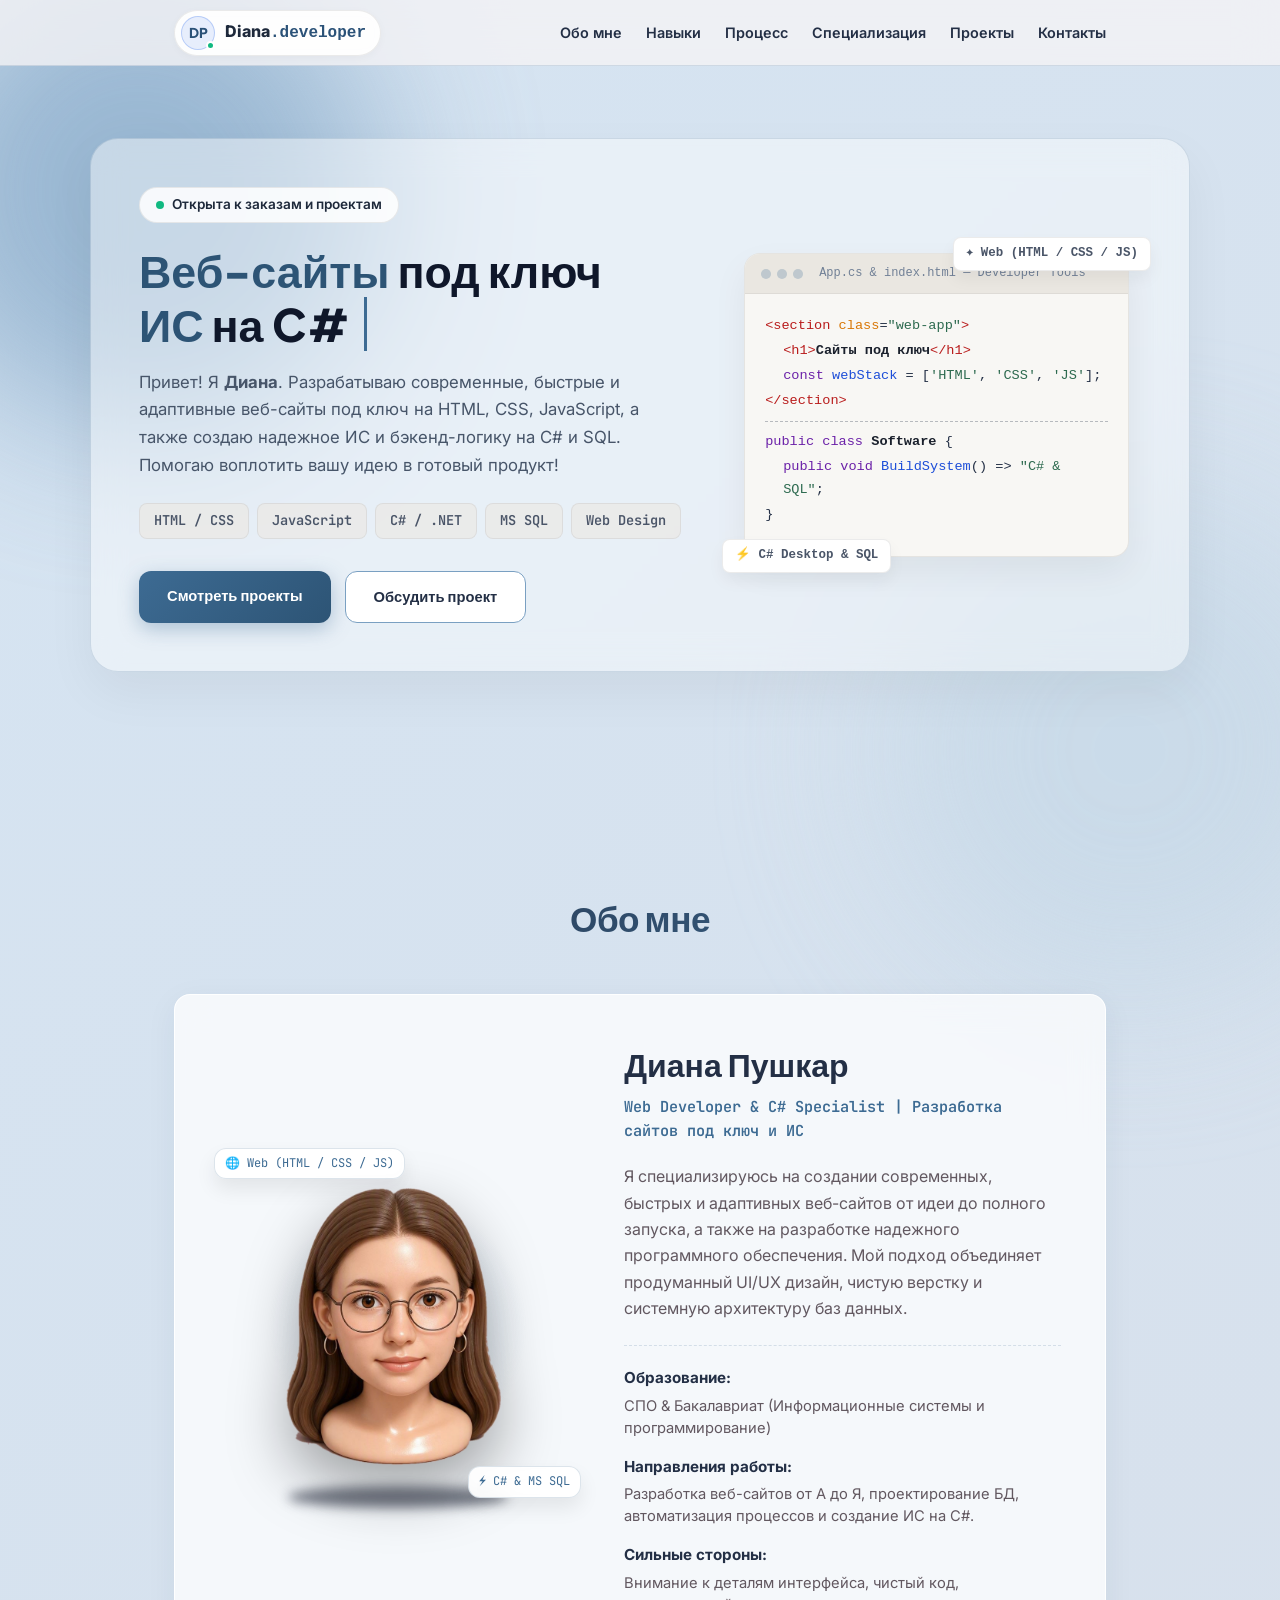
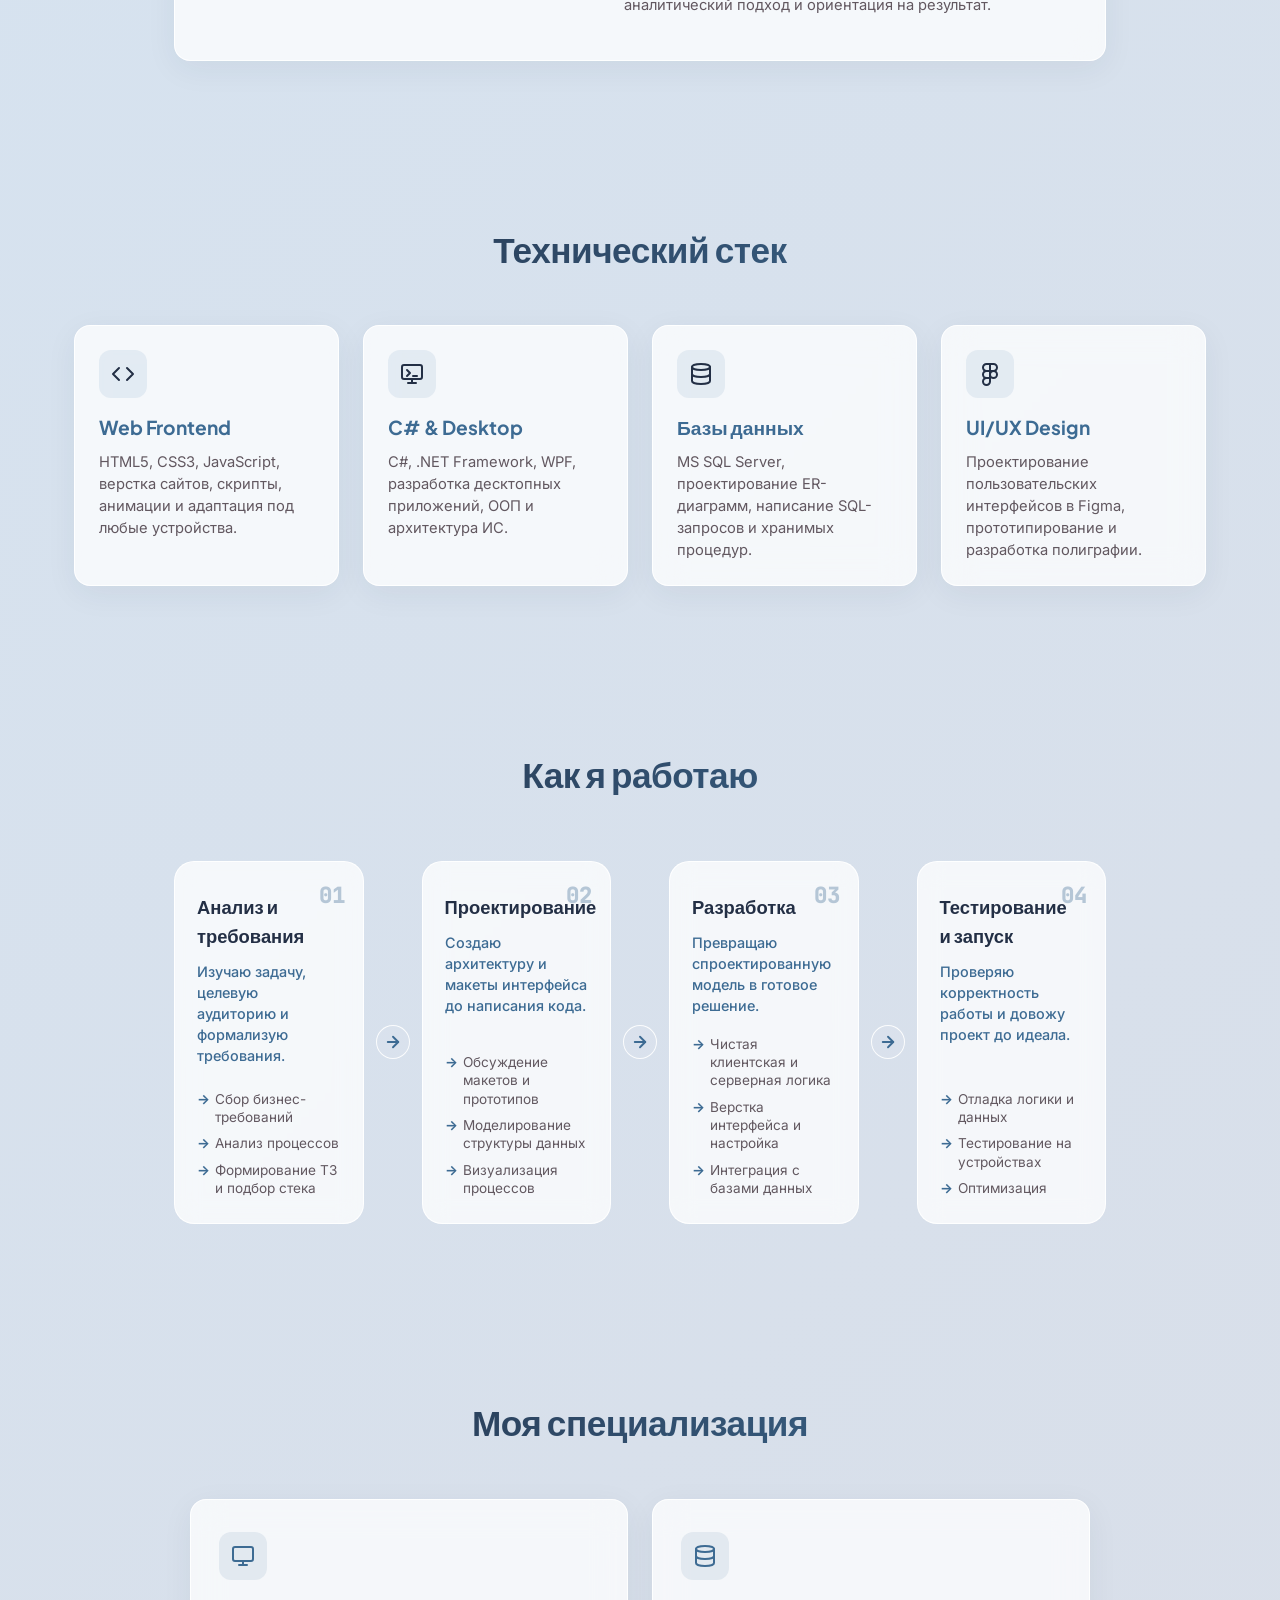
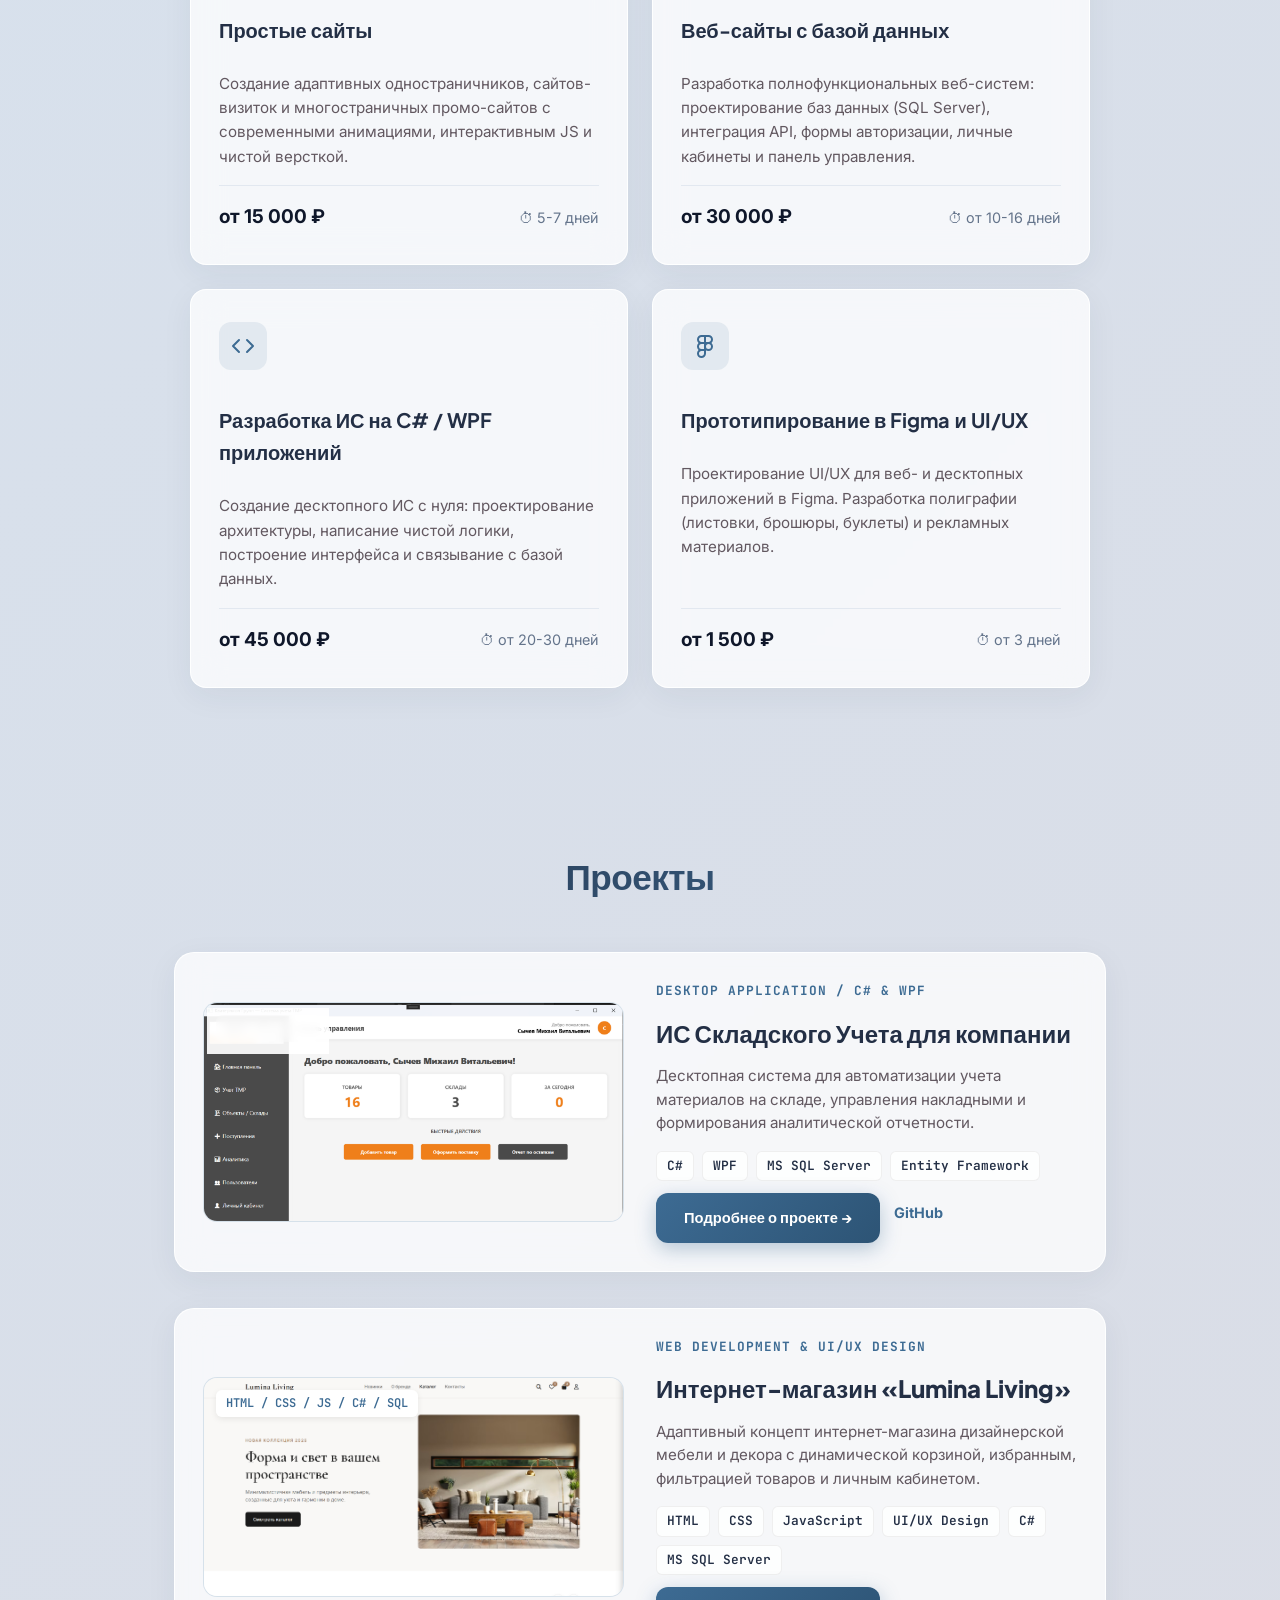
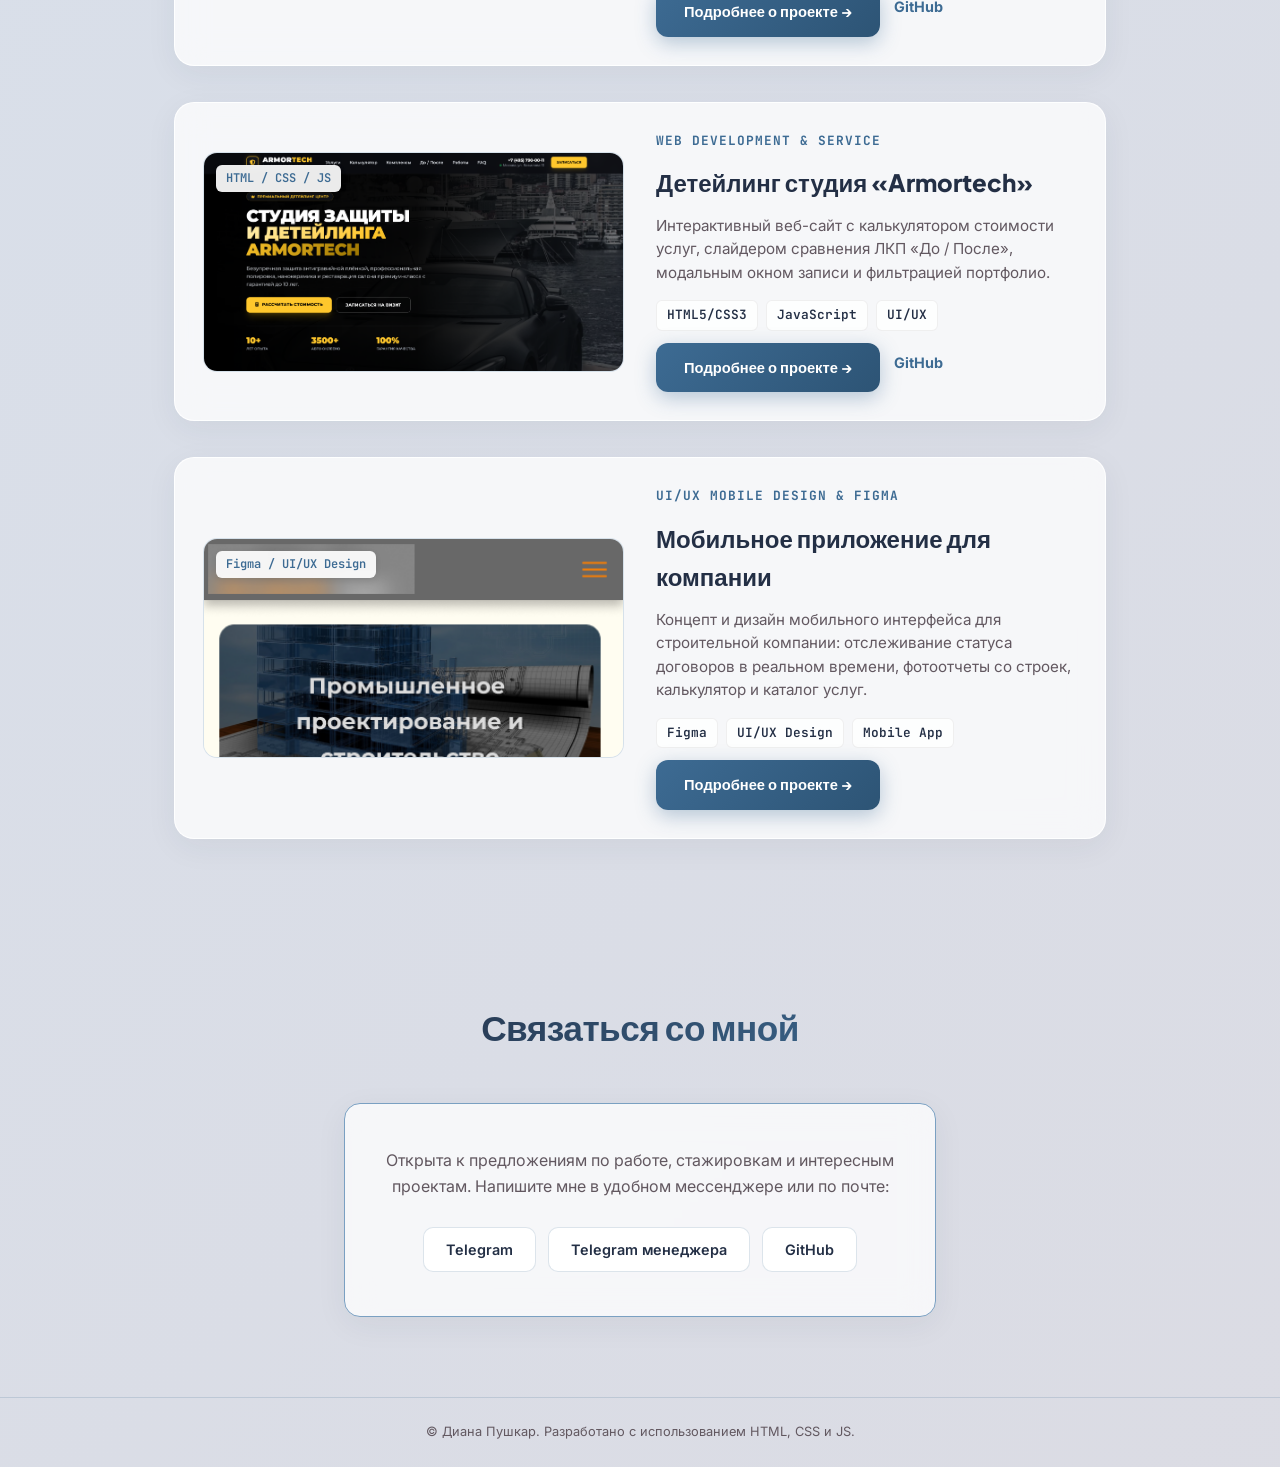
<file: index.html>
<!DOCTYPE html>
<html lang="ru">

<head>
    <meta charset="UTF-8">
    <meta name="viewport" content="width=device-width, initial-scale=1.0">
    <title>Диана | Веб-сайты под ключ &amp; ИС на C#</title>
    <meta name="description" content="Портфолио Дианы Пушкар: разработка веб-сайтов и информационных систем.">

    <!-- Иконки для вкладки браузера и Apple -->
    <link rel="icon" href="images/og-cover.png" type="image/png">
    <link rel="apple-touch-icon" href="images/og-cover.png">

    <!-- Open Graph превью -->
    <meta property="og:type" content="website">
    <meta property="og:url" content="https://pushkardiana.github.io/portfolio/">
    <meta property="og:title" content="Диана Пушкар | Веб-сайты под ключ &amp; ИС на C#">
    <meta property="og:description"
        content="Разработка веб-сайтов и десктопных приложений на C#. Посмотрите портфолио и проекты.">
    <meta property="og:image" content="https://pushkardiana.github.io/portfolio/images/og-cover.png">
    <meta property="og:image:secure_url" content="https://pushkardiana.github.io/portfolio/images/og-cover.png">
    <meta property="og:image:type" content="image/png">
    <meta property="og:image:width" content="1200">
    <meta property="og:image:height" content="630">

    <!-- Для Telegram и Twitter -->
    <meta name="twitter:card" content="summary_large_image">
    <meta name="twitter:title" content="Диана Пушкар | Веб-сайты под ключ &amp; ИС на C#">
    <meta name="twitter:description"
        content="Разработка веб-сайтов и десктопных приложений на C#. Посмотрите портфолио и проекты.">
    <meta name="twitter:image" content="https://pushkardiana.github.io/portfolio/images/og-cover.png">

    <!-- Шрифты -->
    <link rel="preconnect" href="https://fonts.googleapis.com">
    <link rel="preconnect" href="https://fonts.gstatic.com" crossorigin>
    <link
        href="https://fonts.googleapis.com/css2?family=Inter:wght@400;500;600&family=JetBrains+Mono:wght@500;700&family=Plus+Jakarta+Sans:wght@700;800&display=swap"
        rel="stylesheet">

    <link rel="stylesheet" href="style.css">
</head>

<body>

    <!-- Фоновые эффекты -->
    <div class="blob blob-1"></div>
    <div class="blob blob-2"></div>

    <!-- Навигация -->
    <nav class="navbar">
        <div class="container nav-container">
            <a href="#" class="logo logo-avatar">
                <div class="logo-avatar-wrapper">
                    <div class="logo-monogram">DP</div>
                    <span class="logo-status-dot"></span>
                </div>
                <span class="logo-name">Diana<span class="logo-tag">.developer</span></span>
            </a>

            <button class="nav-toggle" id="navToggle" aria-label="Открыть меню">
                <span class="hamburger"></span>
            </button>

            <!-- Ссылки навигации -->
            <div class="nav-links" id="navLinks">
                <a href="#about" class="nav-link">Обо мне</a>
                <a href="#skills" class="nav-link">Навыки</a>
                <a href="#workflow" class="nav-link">Процесс</a>
                <a href="#services" class="nav-link">Специализация</a>
                <a href="#projects" class="nav-link">Проекты</a>
                <a href="#contact" class="nav-link">Контакты</a>
            </div>
        </div>
    </nav>

    <!-- ТЕМНЫЙ ФОН -->
    <div class="nav-overlay" id="navOverlay"></div>

    <!-- 1. HERO SECTION -->
    <section class="hero-section">
        <div class="hero-container">
            <div class="hero-content">
                <div class="hero-badge">
                    <span class="pulse-dot"></span> Открыта к заказам и проектам
                </div>

                <h1 class="hero-title">
                    <span class="typewriter line1">
                        <span class="highlight">Веб-сайты</span> под ключ
                    </span>
                    <br>
                    <span class="typewriter line2">
                        <span class="highlight">ИС</span> на C#
                    </span>
                </h1>

                <p class="hero-description">
                    Привет! Я <strong>Диана</strong>. Разрабатываю современные, быстрые и адаптивные веб-сайты
                    под ключ на HTML, CSS, JavaScript, а также создаю надежное ИС и бэкенд-логику на C# и SQL. Помогаю
                    воплотить вашу идею в готовый продукт!
                </p>

                <div class="hero-tech-stack">
                    <span class="tech-tag tag-main">HTML / CSS</span>
                    <span class="tech-tag tag-main">JavaScript</span>
                    <span class="tech-tag tag-sub">C# / .NET</span>
                    <span class="tech-tag tag-sub">MS SQL</span>
                    <span class="tech-tag tag-main">Web Design</span>
                </div>

                <div class="hero-actions">
                    <a href="#projects" class="btn btn-primary">Смотреть проекты</a>
                    <a href="#contact" class="btn btn-secondary">Обсудить проект</a>
                </div>
            </div>

            <!-- Интерактивная карточка кода -->
            <div class="hero-interactive" id="hero3dCard">
                <div class="code-window">
                    <div class="window-header">
                        <div class="window-dots">
                            <span class="dot dot-red"></span>
                            <span class="dot dot-yellow"></span>
                            <span class="dot dot-green"></span>
                        </div>
                        <div class="window-title">App.cs &amp; index.html — Developer Tools</div>
                    </div>

                    <div class="window-body">
                        <div class="code-line"><span class="c-tag">&lt;section</span> <span
                                class="c-attr">class</span>=<span class="c-str">"web-app"</span><span
                                class="c-tag">&gt;</span></div>
                        <div class="code-line indent-1"><span class="c-tag">&lt;h1&gt;</span><span class="c-txt">Сайты
                                под ключ</span><span class="c-tag">&lt;/h1&gt;</span></div>
                        <div class="code-line indent-1"><span class="c-keyword">const</span> <span
                                class="c-var">webStack</span> = [<span class="c-str">'HTML'</span>, <span
                                class="c-str">'CSS'</span>, <span class="c-str">'JS'</span>];</div>
                        <div class="code-line"><span class="c-tag">&lt;/section&gt;</span></div>

                        <div class="code-line"
                            style="margin: 8px 0; opacity: 0.3; border-top: 1px dashed currentColor;"></div>

                        <div class="code-line"><span class="c-keyword">public class</span> <span
                                class="c-txt">Software</span> {</div>
                        <div class="code-line indent-1"><span class="c-keyword">public void</span> <span
                                class="c-var">BuildSystem</span>() =&gt; <span class="c-str">"C# &amp; SQL"</span>;
                        </div>
                        <div class="code-line">}</div>
                    </div>
                </div>

                <div class="floating-badge badge-top">✦ Web (HTML / CSS / JS)</div>
                <div class="floating-badge badge-bottom">⚡ C# Desktop &amp; SQL</div>
            </div>
        </div>
    </section>

    <!-- 2. ОБО МНЕ -->
    <section id="about" class="section section-alt">
        <div class="container fade-in">
            <h2 class="section-title">Обо мне</h2>

            <div class="card about-card">
                <div class="about-grid">
                    <div class="about-avatar-container">
                        <div class="avatar-3d-card" id="avatarCard">
                            <div class="avatar-glow"></div>
                            <img src="images/avatar_3d_final.png" alt="3D аватар Дианы" class="avatar-3d-img">
                            <div class="avatar-shadow"></div>
                        </div>

                        <div class="float-badge badge-top-left">🌐 Web (HTML / CSS / JS)</div>
                        <div class="float-badge badge-bottom-right">⚡ C# &amp; MS SQL</div>
                    </div>

                    <div class="about-info">
                        <h3>Диана Пушкар</h3>
                        <p class="about-subtitle">Web Developer &amp; C# Specialist | Разработка сайтов под ключ и ИС
                        </p>

                        <p class="about-bio">
                            Я специализируюсь на создании современных, быстрых и адаптивных веб-сайтов от идеи до
                            полного запуска, а также на разработке надежного программного обеспечения. Мой подход
                            объединяет продуманный UI/UX дизайн, чистую верстку и системную архитектуру баз данных.
                        </p>

                        <div class="about-details-grid">
                            <div class="detail-item">
                                <strong>Образование:</strong>
                                <span>СПО &amp; Бакалавриат (Информационные системы и программирование)</span>
                            </div>
                            <div class="detail-item">
                                <strong>Направления работы:</strong>
                                <span>Разработка веб-сайтов от А до Я, проектирование БД, автоматизация процессов и
                                    создание ИС на C#.</span>
                            </div>
                            <div class="detail-item">
                                <strong>Сильные стороны:</strong>
                                <span>Внимание к деталям интерфейса, чистый код, аналитический подход и ориентация на
                                    результат.</span>
                            </div>
                        </div>
                    </div>
                </div>
            </div>
        </div>
    </section>

    <!-- 3. НАВЫКИ / ТЕХНИЧЕСКИЙ СТЕК -->
    <section id="skills" class="section">
        <div class="container fade-in">
            <h2 class="section-title">Технический стек</h2>
            <div class="skills-grid">

                <!-- Карточка 4: Web Frontend -->
                <div class="card skill-card">
                    <div class="card-icon">
                        <svg width="24" height="24" viewBox="0 0 24 24" fill="none" stroke="currentColor"
                            stroke-width="2" stroke-linecap="round" stroke-linejoin="round">
                            <polyline points="16 18 22 12 16 6" />
                            <polyline points="8 6 2 12 8 18" />
                        </svg>
                    </div>
                    <h3>Web Frontend</h3>
                    <p>HTML5, CSS3, JavaScript, верстка сайтов, скрипты, анимации и адаптация под любые устройства.</p>
                </div>

                <!-- Карточка 1: C# & Desktop -->
                <div class="card skill-card">
                    <div class="card-icon">
                        <svg width="24" height="24" viewBox="0 0 24 24" fill="none" stroke="currentColor"
                            stroke-width="2" stroke-linecap="round" stroke-linejoin="round">
                            <rect x="2" y="3" width="20" height="14" rx="2" />
                            <line x1="8" y1="21" x2="16" y2="21" />
                            <line x1="12" y1="17" x2="12" y2="21" />
                            <polyline points="7 8 10 11 7 14" />
                            <line x1="13" y1="14" x2="17" y2="14" />
                        </svg>
                    </div>
                    <h3>C# &amp; Desktop</h3>
                    <p>C#, .NET Framework, WPF, разработка десктопных приложений, ООП и архитектура ИС.</p>
                </div>
                <!-- Карточка 2: Базы данных -->
                <div class="card skill-card">
                    <div class="card-icon">
                        <svg width="24" height="24" viewBox="0 0 24 24" fill="none" stroke="currentColor"
                            stroke-width="2" stroke-linecap="round" stroke-linejoin="round">
                            <ellipse cx="12" cy="5" rx="9" ry="3" />
                            <path d="M21 12c0 1.66-4 3-9 3s-9-1.34-9-3" />
                            <path d="M3 5v14c0 1.66 4 3 9 3s9-1.34 9-3V5" />
                        </svg>
                    </div>
                    <h3>Базы данных</h3>
                    <p>MS SQL Server, проектирование ER-диаграмм, написание SQL-запросов и хранимых процедур.</p>
                </div>

                <!-- Карточка 3: UI/UX Design (Figma) -->
                <div class="card skill-card">
                    <div class="card-icon">
                        <svg width="24" height="24" viewBox="0 0 24 24" fill="none" stroke="currentColor"
                            stroke-width="2" stroke-linecap="round" stroke-linejoin="round">
                            <path d="M5 5.5A3.5 3.5 0 0 1 8.5 2H12v7H8.5A3.5 3.5 0 0 1 5 5.5z" />
                            <path d="M12 2h3.5a3.5 3.5 0 1 1 0 7H12V2z" />
                            <path d="M12 12.5a3.5 3.5 0 1 1 7 0 3.5 3.5 0 1 1-7 0z" />
                            <path d="M5 19.5A3.5 3.5 0 0 1 8.5 16H12v3.5a3.5 3.5 0 1 1-7 0z" />
                            <path d="M5 12.5A3.5 3.5 0 0 1 8.5 9H12v7H8.5A3.5 3.5 0 0 1 5 12.5z" />
                        </svg>
                    </div>
                    <h3>UI/UX Design</h3>
                    <p>Проектирование пользовательских интерфейсов в Figma, прототипирование и разработка полиграфии.
                    </p>
                </div>



            </div>
        </div>
    </section>

    <!-- 4. ПРОЦЕСС РАЗРАБОТКИ (Интерактивный слайдер) -->
    <section id="workflow" class="section section-alt fade-in">
        <div class="container">
            <h2 class="section-title">Как я работаю</h2>

            <div class="workflow-steps">
                <!-- Шаг 1 -->
                <div class="step-card">
                    <span class="step-num">01</span>
                    <h3>Анализ и требования</h3>
                    <p class="step-desc">Изучаю задачу, целевую аудиторию и формализую требования.</p>
                    <ul class="step-list">
                        <li>Сбор бизнес-требований</li>
                        <li>Анализ процессов</li>
                        <li>Формирование ТЗ и подбор стека</li>
                    </ul>
                </div>

                <div class="step-arrow">
                    <svg width="24" height="24" viewBox="0 0 24 24" fill="none" stroke="currentColor" stroke-width="2.5"
                        stroke-linecap="round" stroke-linejoin="round">
                        <line x1="5" y1="12" x2="19" y2="12"></line>
                        <polyline points="12 5 19 12 12 19"></polyline>
                    </svg>
                </div>

                <!-- Шаг 2 -->
                <div class="step-card">
                    <span class="step-num">02</span>
                    <h3>Проектирование</h3>
                    <p class="step-desc">Создаю архитектуру и макеты интерфейса до написания кода.</p>
                    <ul class="step-list">
                        <li>Обсуждение макетов и прототипов </li>
                        <li>Моделирование структуры данных</li>
                        <li>Визуализация процессов</li>
                    </ul>
                </div>

                <div class="step-arrow">
                    <svg width="24" height="24" viewBox="0 0 24 24" fill="none" stroke="currentColor" stroke-width="2.5"
                        stroke-linecap="round" stroke-linejoin="round">
                        <line x1="5" y1="12" x2="19" y2="12"></line>
                        <polyline points="12 5 19 12 12 19"></polyline>
                    </svg>
                </div>

                <!-- Шаг 3 -->
                <div class="step-card">
                    <span class="step-num">03</span>
                    <h3>Разработка</h3>
                    <p class="step-desc">Превращаю спроектированную модель в готовое решение.</p>
                    <ul class="step-list">
                        <li>Чистая клиентская и серверная логика</li>
                        <li>Верстка интерфейса и настройка</li>
                        <li>Интеграция с базами данных</li>
                    </ul>
                </div>

                <div class="step-arrow">
                    <svg width="24" height="24" viewBox="0 0 24 24" fill="none" stroke="currentColor" stroke-width="2.5"
                        stroke-linecap="round" stroke-linejoin="round">
                        <line x1="5" y1="12" x2="19" y2="12"></line>
                        <polyline points="12 5 19 12 12 19"></polyline>
                    </svg>
                </div>

                <!-- Шаг 4 -->
                <div class="step-card">
                    <span class="step-num">04</span>
                    <h3>Тестирование и запуск</h3>
                    <p class="step-desc">Проверяю корректность работы и довожу проект до идеала.</p>
                    <ul class="step-list">
                        <li>Отладка логики и данных</li>
                        <li>Тестирование на устройствах</li>
                        <li>Оптимизация</li>
                    </ul>
                </div>
            </div>
        </div>
    </section>

    <!-- 5. ЧЕМ МОГУ БЫТЬ ПОЛЕЗНА -->
    <section id="services" class="section">
        <div class="container fade-in">
            <h2 class="section-title">Моя специализация</h2>

            <div class="services-grid">

                <!-- Карточка 1A: Простые сайты и Landing Page -->
                <div class="service-card card">
                    <div class="service-icon">
                        <svg width="24" height="24" viewBox="0 0 24 24" fill="none" stroke="currentColor"
                            stroke-width="2" stroke-linecap="round" stroke-linejoin="round">
                            <rect x="2" y="3" width="20" height="14" rx="2" ry="2"></rect>
                            <line x1="8" y1="21" x2="16" y2="21"></line>
                            <line x1="12" y1="17" x2="12" y2="21"></line>
                        </svg>
                    </div>
                    <h3>Простые сайты</h3>
                    <p>Создание адаптивных одностраничников, сайтов-визиток и многостраничных промо-сайтов с
                        современными анимациями, интерактивным JS и чистой версткой.</p>
                    <div class="service-meta">
                        <span class="service-price">от 15 000 ₽</span>
                        <span class="service-time">⏱ 5-7 дней</span>
                    </div>
                </div>

                <!-- Карточка 1B: Сайты с БД и веб-сервисы -->
                <div class="service-card card">
                    <div class="service-icon">
                        <svg width="24" height="24" viewBox="0 0 24 24" fill="none" stroke="currentColor"
                            stroke-width="2" stroke-linecap="round" stroke-linejoin="round">
                            <ellipse cx="12" cy="5" rx="9" ry="3"></ellipse>
                            <path d="M21 12c0 1.66-4 3-9 3s-9-1.34-9-3"></path>
                            <path d="M3 5v14c0 1.66 4 3 9 3s9-1.34 9-3V5"></path>
                        </svg>
                    </div>
                    <h3>Веб-сайты с базой данных</h3>
                    <p>Разработка полнофункциональных веб-систем: проектирование баз данных (SQL Server), интеграция
                        API, формы авторизации, личные кабинеты и панель управления.</p>
                    <div class="service-meta">
                        <span class="service-price">от 30 000 ₽</span>
                        <span class="service-time">⏱ от 10-16 дней</span>
                    </div>
                </div>

                <!-- Карточка 2 -->
                <div class="service-card card">
                    <div class="service-icon">
                        <svg width="24" height="24" viewBox="0 0 24 24" fill="none" stroke="currentColor"
                            stroke-width="2" stroke-linecap="round" stroke-linejoin="round">
                            <polyline points="16 18 22 12 16 6"></polyline>
                            <polyline points="8 6 2 12 8 18"></polyline>
                        </svg>
                    </div>
                    <h3>Разработка ИС на C# / WPF приложений</h3>
                    <p>Создание десктопного ИС с нуля: проектирование архитектуры, написание чистой логики, построение
                        интерфейса и связывание с базой данных.</p>
                    <div class="service-meta">
                        <span class="service-price">от 45 000 ₽</span>
                        <span class="service-time">⏱ от 20-30 дней</span>
                    </div>
                </div>

                <!-- Карточка 3 -->
                <div class="service-card card">
                    <div class="service-icon">
                        <svg width="24" height="24" viewBox="0 0 24 24" fill="none" stroke="currentColor"
                            stroke-width="2" stroke-linecap="round" stroke-linejoin="round">
                            <path d="M5 5.5A3.5 3.5 0 0 1 8.5 2H12v7H8.5A3.5 3.5 0 0 1 5 5.5z"></path>
                            <path d="M12 2h3.5a3.5 3.5 0 1 1 0 7H12V2z"></path>
                            <path d="M12 12.5a3.5 3.5 0 1 1 7 0 3.5 3.5 0 1 1-7 0z"></path>
                            <path d="M5 19.5A3.5 3.5 0 0 1 8.5 16H12v3.5a3.5 3.5 0 1 1-7 0z"></path>
                            <path d="M5 12.5A3.5 3.5 0 0 1 8.5 9H12v7H8.5A3.5 3.5 0 0 1 5 12.5z"></path>
                        </svg>
                    </div>
                    <h3>Прототипирование в Figma и UI/UX</h3>
                    <p>Проектирование UI/UX для веб- и десктопных приложений в Figma. Разработка полиграфии (листовки,
                        брошюры, буклеты) и рекламных материалов.</p>
                    <div class="service-meta">
                        <span class="service-price">от 1 500 ₽</span>
                        <span class="service-time">⏱ от 3 дней</span>
                    </div>
                </div>
            </div>

        </div>
    </section>

    <!-- 6. ПРОЕКТЫ  -->
    <section id="projects" class="section section-alt">
        <div class="container fade-in">
            <h2 class="section-title">Проекты</h2>

            <div class="projects-list">
                <!-- Проект 1  -->
                <article class="project-item card">
                    <div class="project-preview">
                        <div class="preview-badge">WPF / MS SQL</div>
                        <a href="project-warehouse.html" class="project-preview-link">
                            <img src="images/Главная (1).png" alt="Дашборд ИС Складского учета"
                                class="project-preview-img">
                        </a>
                    </div>
                    <div class="project-info">
                        <span class="project-category">Desktop Application / C# &amp; WPF</span>
                        <h3>ИС Складского Учета для компании</h3>
                        <p>Десктопная система для автоматизации учета материалов на складе, управления накладными и
                            формирования аналитической отчетности.</p>

                        <div class="project-tags">
                            <span class="tag">C#</span>
                            <span class="tag">WPF</span>
                            <span class="tag">MS SQL Server</span>
                            <span class="tag">Entity Framework</span>
                        </div>

                        <div class="project-links">
                            <a href="project-warehouse.html" class="btn btn-primary btn-sm">
                                Подробнее о проекте &rarr;
                            </a>
                            <a href="https://github.com/PushkarDiana/kvaternion" target="_blank"
                                rel="noopener noreferrer" class="btn-link">
                                GitHub
                            </a>
                        </div>
                    </div>
                </article>

                <!-- Проект 2: E-Commerce Lumina Living -->
                <article class="project-item card">
                    <div class="project-preview">
                        <div class="preview-badge">HTML / CSS / JS / C# / SQL</div>
                        <a href="project-lumina.html" class="project-preview-link">
                            <img src="images/Снимок экрана (326).png" alt="Интернет-магазин Lumina Living"
                                class="project-preview-img">
                        </a>
                    </div>
                    <div class="project-info">
                        <span class="project-category">Web Development & UI/UX Design</span>
                        <h3>Интернет-магазин «Lumina Living»</h3>
                        <p>Адаптивный концепт интернет-магазина дизайнерской мебели и декора с динамической корзиной,
                            избранным, фильтрацией товаров и личным кабинетом.</p>

                        <div class="project-tags">
                            <span class="tag">HTML</span>
                            <span class="tag">CSS</span>
                            <span class="tag">JavaScript</span>
                            <span class="tag">UI/UX Design</span>
                            <span class="tag">C#</span>
                            <span class="tag">MS SQL Server</span>
                        </div>

                        <div class="project-links">
                            <a href="project-lumina.html" class="btn btn-primary btn-sm">
                                Подробнее о проекте &rarr;
                            </a>
                            <a href="https://github.com/PushkarDiana/lumina-living" target="_blank"
                                rel="noopener noreferrer" class="btn-link">
                                GitHub
                            </a>
                        </div>
                    </div>
                </article>
                <!-- Проект 3 (ARMORTECH) -->
                <article class="project-item card">
                    <div class="project-preview">
                        <div class="preview-badge">HTML / CSS / JS </div>
                        <img src="images/Снимок экрана (359).png" alt="Превью ARMORTECH" class="project-preview-img">
                    </div>
                    <div class="project-info">
                        <span class="project-category">Web Development &amp; Service</span>
                        <h3>Детейлинг студия «Armortech» </h3>
                        <p>Интерактивный веб-сайт с калькулятором стоимости услуг, слайдером сравнения ЛКП «До / После»,
                            модальным окном записи и фильтрацией портфолио.</p>
                        <div class="project-tags">
                            <span class="tag">HTML5/CSS3</span>
                            <span class="tag">JavaScript</span>
                            <span class="tag">UI/UX</span>
                        </div>
                        <div class="project-links">
                            <a href="project-armortech.html" class="btn btn-primary btn-sm">
                                Подробнее о проекте &rarr;
                            </a>
                            <a href="https://github.com/PushkarDiana/Armortech" target="_blank"
                                rel="noopener noreferrer" class="btn-link">GitHub</a>
                        </div>
                    </div>
                </article>
                <!-- Проект 4: Мобильное приложение Кватерион Групп -->
                <article class="project-item card">
                    <div class="project-preview">
                        <div class="preview-badge">Figma / UI/UX Design</div>
                        <a href="kvaternion-mobile.html" class="project-preview-link">
                            <img src="images/Главная (2).png" alt="Мобильное приложение Кватерион Групп"
                                class="project-preview-img">
                        </a>
                    </div>
                    <div class="project-info">
                        <span class="project-category">UI/UX Mobile Design &amp; Figma</span>
                        <h3>Мобильное приложение для компании</h3>
                        <p>Концепт и дизайн мобильного интерфейса для строительной компании: отслеживание статуса
                            договоров в реальном времени, фотоотчеты со строек, калькулятор и каталог услуг.</p>
                        <div class="project-tags">
                            <span class="tag">Figma</span>
                            <span class="tag">UI/UX Design</span>
                            <span class="tag">Mobile App</span>
                        </div>
                        <div class="project-links">
                            <a href="kvaternion-mobile.html" class="btn btn-primary btn-sm">
                                Подробнее о проекте &rarr;
                            </a>
                        </div>
                    </div>
                </article>
            </div>
        </div>
    </section>

    <!-- 7. КОНТАКТЫ -->
    <section id="contact" class="section">
        <div class="container contact-container fade-in">
            <h2 class="section-title">Связаться со мной</h2>
            <div class="card contact-card">
                <p>Открыта к предложениям по работе, стажировкам и интересным проектам. Напишите мне в удобном
                    мессенджере или по почте:</p>
                <div class="social-links">
                    <a href="https://t.me/dia_nka02" target="_blank" class="social-btn">Telegram</a>
                    <a href="https://t.me/DanilTenar" class="social-btn">Telegram менеджера</a>
                    <a href="https://github.com/PushkarDiana" target="_blank" class="social-btn">GitHub</a>
                </div>

            </div>
        </div>
    </section>

    <!-- Футер -->
    <footer class="footer">
        <div class="container">
            <p>© Диана Пушкар. Разработано с использованием HTML, CSS и JS.</p>
        </div>
    </footer>

    <script src="script.js"></script>

</body>

</html>
</file>
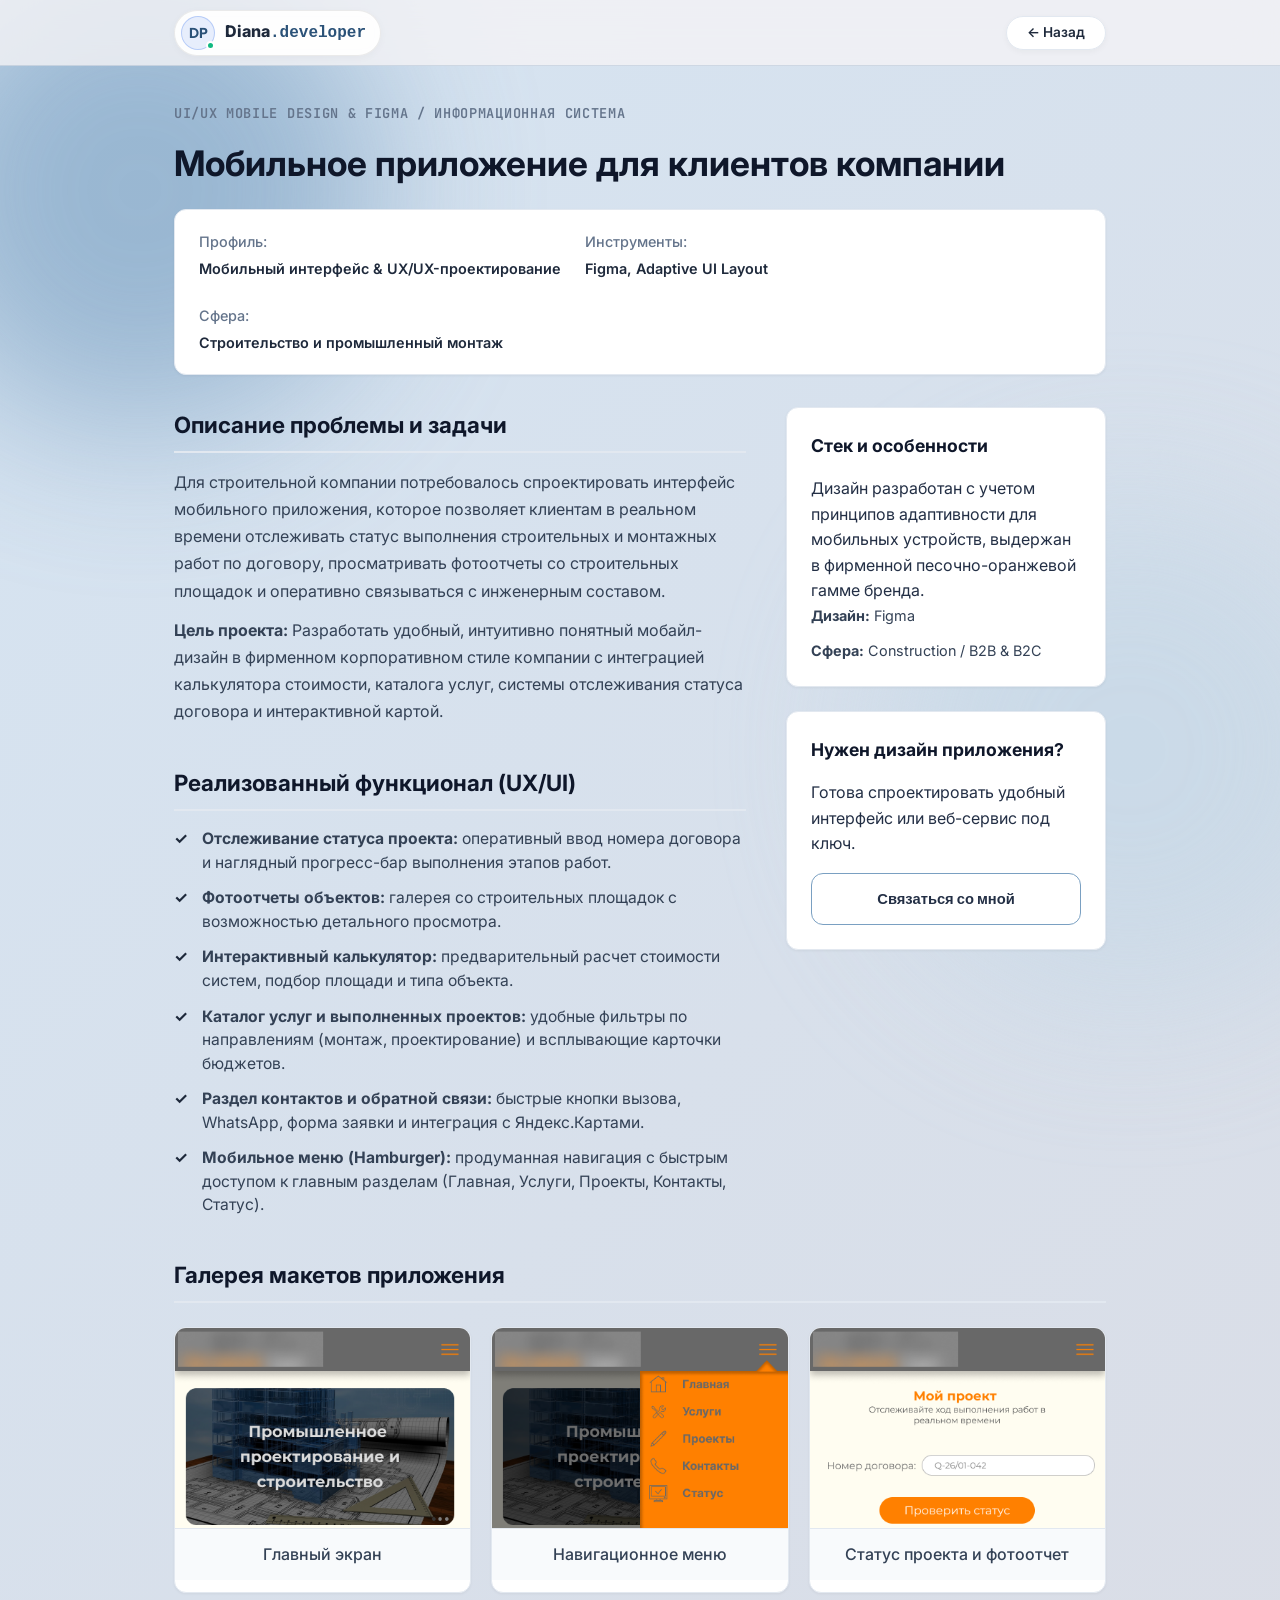
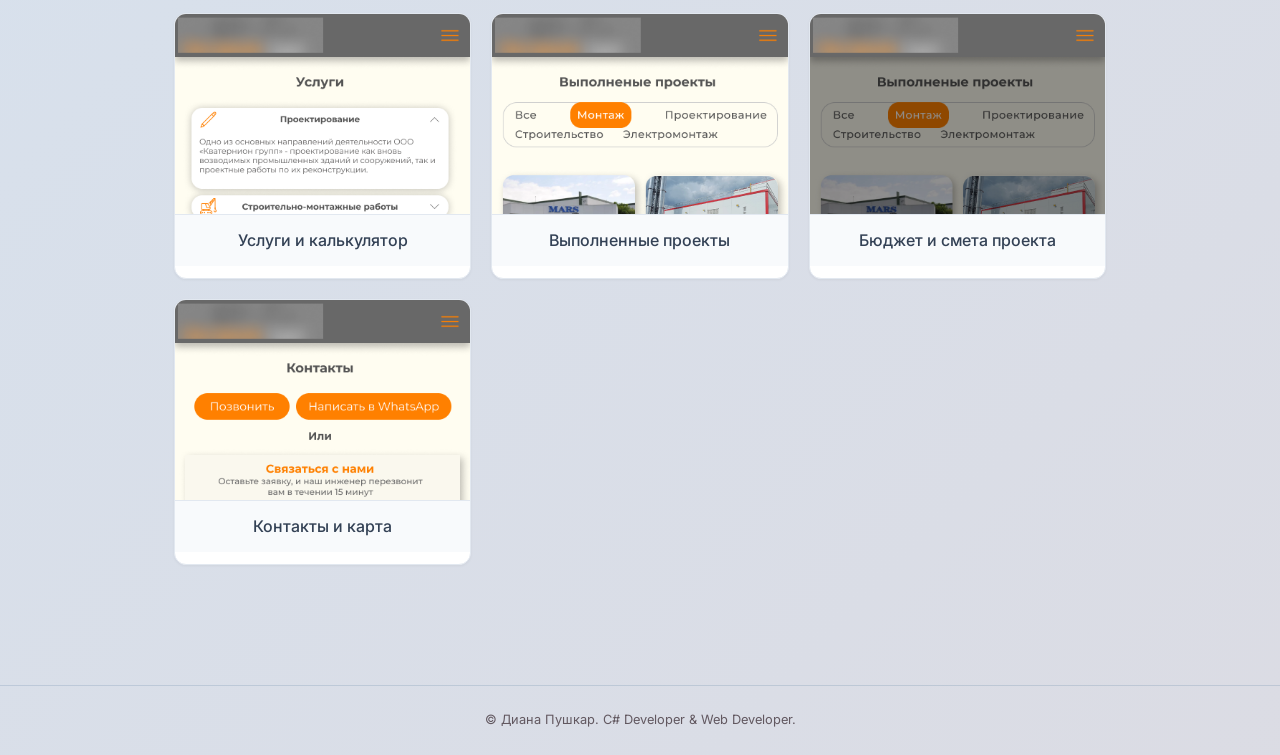
<file: kvaternion-mobile.html>
<!DOCTYPE html>
<html lang="ru">

<head>
    <meta charset="UTF-8">
    <meta name="viewport" content="width=device-width, initial-scale=1.0">
    <title>Кватерион Групп — Мобильное приложение | Диана Пушкар</title>
    <!-- Шрифты -->
    <link rel="preconnect" href="https://fonts.googleapis.com">
    <link rel="preconnect" href="https://fonts.gstatic.com" crossorigin>
    <link
        href="https://fonts.googleapis.com/css2?family=Inter:wght@400;500;600&family=JetBrains+Mono:wght@500;700&family=Plus+Jakarta+Sans:wght@700;800&display=swap"
        rel="stylesheet">
    <!-- Fancybox CSS (модальное окно для просмотра картинок) -->
    <link rel="stylesheet" href="https://cdn.jsdelivr.net/npm/@fancyapps/ui@5.0/dist/fancybox/fancybox.css" />
    <link rel="stylesheet" href="style.css">
    <link rel="stylesheet" href="project.css"> <!-- Дополнительные стили для страниц проектов -->
</head>

<body>
    <!-- Фоновые эффекты -->
    <div class="blob blob-1"></div>
    <div class="blob blob-2"></div>

    <nav class="navbar">
        <div class="container nav-container">
            <a href="index.html" class="logo logo-avatar">
                <div class="logo-avatar-wrapper">
                    <div class="logo-monogram">DP</div>
                    <span class="logo-status-dot"></span>
                </div>
                <span class="logo-name">Diana<span class="logo-tag">.developer</span></span>
            </a>

            <div class="nav-actions">
                <a href="index.html#projects" class="btn btn-secondary btn-sm">
                    &larr; Назад
                </a>
            </div>
        </div>
    </nav>

    <main class="project-page">
        <div class="container fade-in show">

            <!-- Заголовок проекта -->
            <div class="project-page-header">
                <span class="project-category">UI/UX Mobile Design &amp; Figma / Информационная система</span>
                <h1 class="project-page-title">Мобильное приложение для клиентов компании
                </h1>

                <div class="project-meta-grid">
                    <div class="meta-item">
                        <strong>Профиль:</strong>
                        <span>Мобильный интерфейс &amp; UX/UX-проектирование</span>
                    </div>
                    <div class="meta-item">
                        <strong>Инструменты:</strong>
                        <span>Figma, Adaptive UI Layout</span>
                    </div>
                    <div class="meta-item">
                        <strong>Сфера:</strong>
                        <span>Строительство и промышленный монтаж</span>
                    </div>
                </div>

            </div>

            <div class="project-content-grid">

                <!-- Левая колонка: описание и функционал -->
                <div class="project-main-info">
                    <section class="project-section">
                        <h2>Описание проблемы и задачи</h2>
                        <p>
                            Для строительной компании потребовалось спроектировать интерфейс
                            мобильного приложения, которое позволяет клиентам в реальном времени отслеживать статус
                            выполнения строительных и монтажных работ по договору, просматривать фотоотчеты со
                            строительных площадок и оперативно связываться с инженерным составом.
                        </p>
                        <p>
                            <strong>Цель проекта:</strong> Разработать удобный, интуитивно понятный мобайл-дизайн в
                            фирменном корпоративном стиле компании с интеграцией калькулятора стоимости, каталога услуг,
                            системы отслеживания статуса договора и интерактивной картой.
                        </p>
                    </section>

                    <section class="project-section">
                        <h2>Реализованный функционал (UX/UI)</h2>
                        <ul class="feature-checklist">
                            <li><strong>Отслеживание статуса проекта:</strong> оперативный ввод номера договора и
                                наглядный прогресс-бар выполнения этапов работ.</li>
                            <li><strong>Фотоотчеты объектов:</strong> галерея со строительных площадок с возможностью
                                детального просмотра.</li>
                            <li><strong>Интерактивный калькулятор:</strong> предварительный расчет стоимости систем,
                                подбор площади и типа объекта.</li>
                            <li><strong>Каталог услуг и выполненных проектов:</strong> удобные фильтры по направлениям
                                (монтаж, проектирование) и всплывающие карточки бюджетов.</li>
                            <li><strong>Раздел контактов и обратной связи:</strong> быстрые кнопки вызова, WhatsApp,
                                форма заявки и интеграция с Яндекс.Картами.</li>
                            <li><strong>Мобильное меню (Hamburger):</strong> продуманная навигация с быстрым доступом к
                                главным разделам (Главная, Услуги, Проекты, Контакты, Статус).</li>
                        </ul>
                    </section>
                </div>

                <!-- Правая колонка: сайдбар -->
                <aside class="project-sidebar">
                    <div class="card sidebar-card">
                        <h3>Стек и особенности</h3>
                        <p>Дизайн разработан с учетом принципов адаптивности для мобильных устройств, выдержан в
                            фирменной песочно-оранжевой гамме бренда.</p>

                        <div class="sidebar-tech-list">
                            <div class="tech-item">
                                <strong>Дизайн:</strong> Figma
                            </div>
                            <div class="tech-item">
                                <strong>Сфера:</strong> Construction / B2B &amp; B2C
                            </div>
                        </div>
                    </div>

                    <div class="card sidebar-card contact-cta">
                        <h3>Нужен дизайн приложения?</h3>
                        <p>Готова спроектировать удобный интерфейс или веб-сервис под ключ.</p>
                        <a href="index.html#contact" class="btn btn-secondary btn-block">Связаться со мной</a>
                    </div>
                </aside>
            </div>

            <!-- Галерея интерфейса -->
            <section class="project-section project-gallery-section">
                <h2>Галерея макетов приложения</h2>
                <div class="project-gallery">

                    <div class="gallery-item">
                        <a href="images/Главная (2).png" data-fancybox="gallery"
                            data-caption="Главный экран приложения: баннер, быстрые действия и каталог услуг">
                            <img src="images/Главная (2).png" alt="Главный экран">
                        </a>
                        <p class="gallery-caption">Главный экран</p>
                    </div>

                    <div class="gallery-item">
                        <a href="images/Меню.png" data-fancybox="gallery"
                            data-caption="Мобильное навигационное меню со всеми ключевыми разделами">
                            <img src="images/Меню.png" alt="Мобильное меню">
                        </a>
                        <p class="gallery-caption">Навигационное меню</p>
                    </div>

                    <div class="gallery-item">
                        <a href="images/Статус.png" data-fancybox="gallery"
                            data-caption="Раздел Статус: отслеживание прогресса договора и фотоотчет со стройки">
                            <img src="images/Статус.png" alt="Отслеживание статуса">
                        </a>
                        <p class="gallery-caption">Статус проекта и фотоотчет</p>
                    </div>

                    <div class="gallery-item">
                        <a href="images/Услуги.png" data-fancybox="gallery"
                            data-caption="Раздел Услуги и встроенный калькулятор предварительного расчета">
                            <img src="images/Услуги.png" alt="Услуги и калькулятор">
                        </a>
                        <p class="gallery-caption">Услуги и калькулятор</p>
                    </div>

                    <div class="gallery-item">
                        <a href="images/Проекты.png" data-fancybox="gallery"
                            data-caption="Раздел выполненных проектов с фильтрацией по направлениям">
                            <img src="images/Проекты.png" alt="Выполненные проекты">
                        </a>
                        <p class="gallery-caption">Выполненные проекты</p>
                    </div>

                    <div class="gallery-item">
                        <a href="images/ПроектыДоп.png" data-fancybox="gallery"
                            data-caption="Модальное окно с детальным бюджетом и сметой проекта">
                            <img src="images/ПроектыДоп.png" alt="Детали проекта и бюджет">
                        </a>
                        <p class="gallery-caption">Бюджет и смета проекта</p>
                    </div>

                    <div class="gallery-item">
                        <a href="images/Контакты.png" data-fancybox="gallery"
                            data-caption="Раздел контактов с интеграцией Яндекс.Карты и формой связи">
                            <img src="images/Контакты.png" alt="Контакты и карта">
                        </a>
                        <p class="gallery-caption">Контакты и карта</p>
                    </div>

                </div>
            </section>

        </div>
    </main>

    <footer class="footer">
        <div class="container">
            <p>© Диана Пушкар. C# Developer &amp; Web Developer.</p>
        </div>
    </footer>

    <script src="https://cdn.jsdelivr.net/npm/@fancyapps/ui@5.0/dist/fancybox/fancybox.umd.js"></script>
    <script>
        Fancybox.bind("[data-fancybox]", {
            // Настройки галереи
        });
    </script>
</body>

</html>
</file>
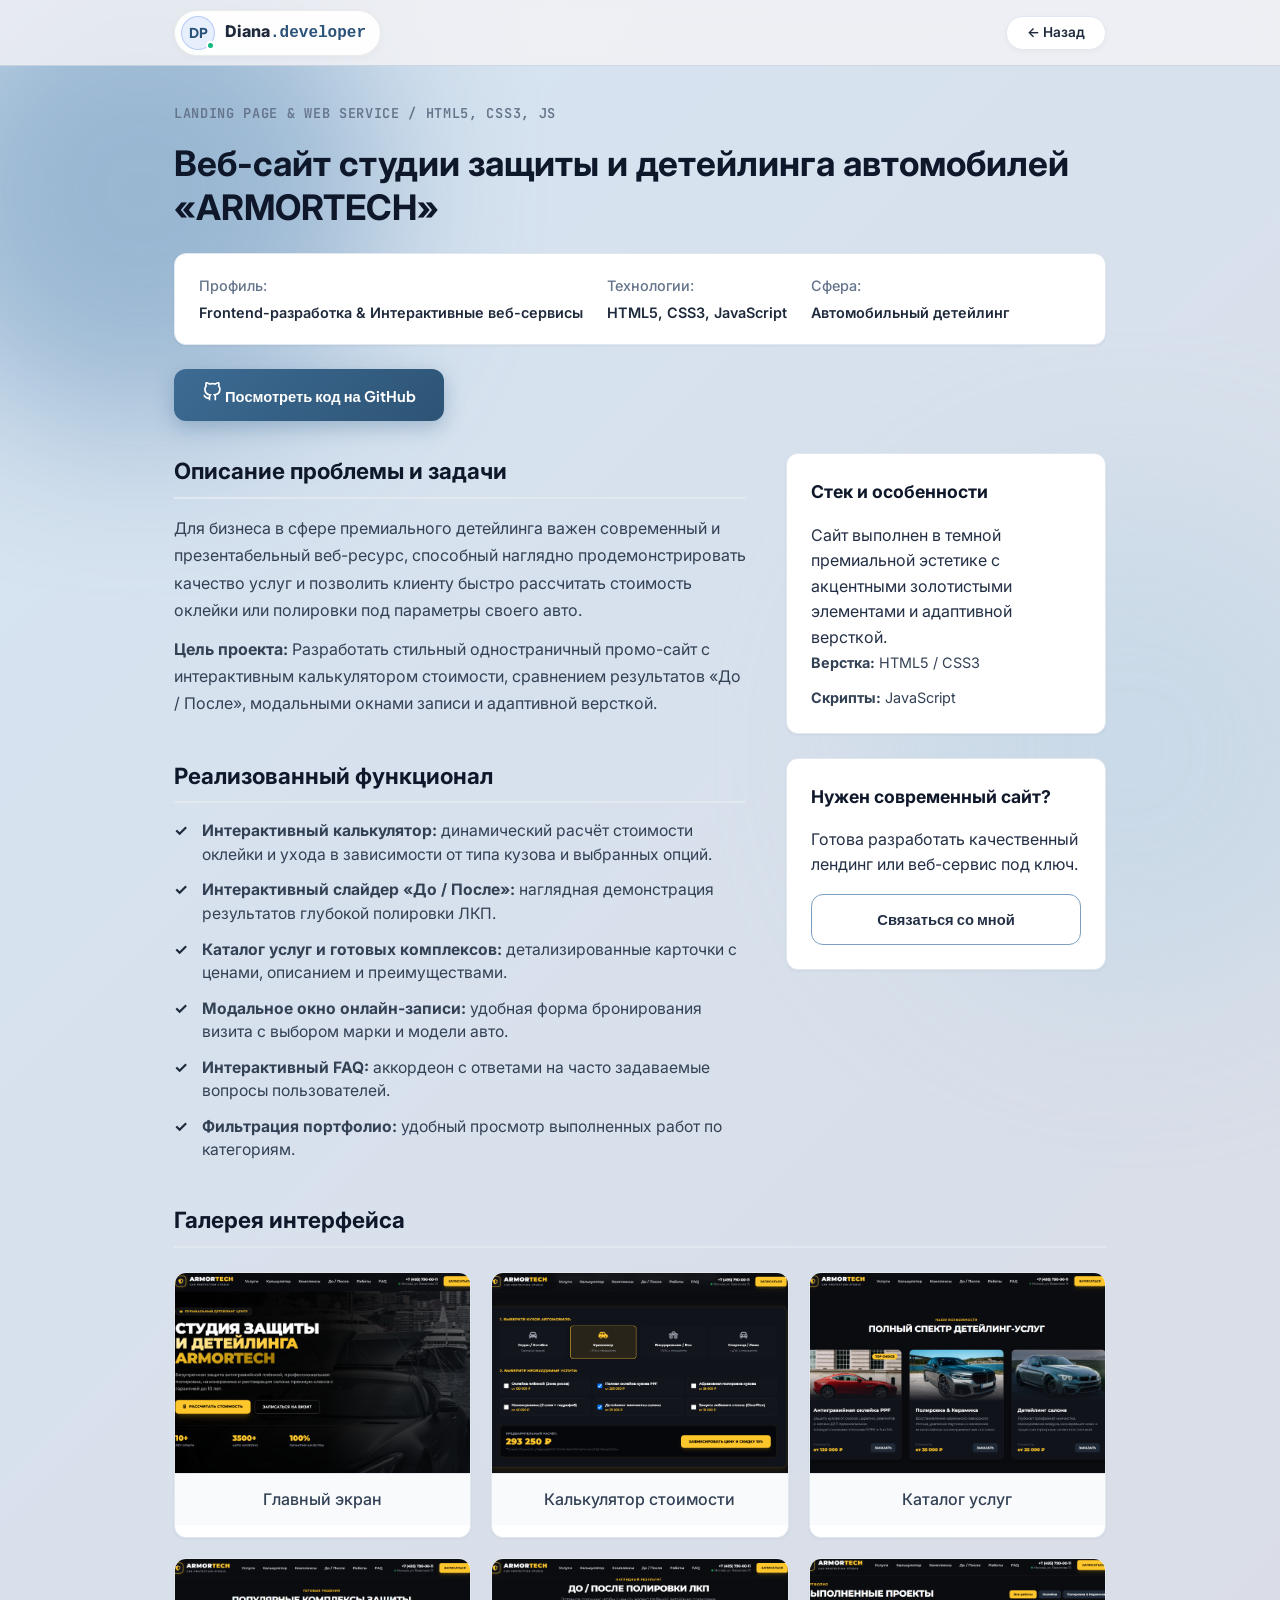
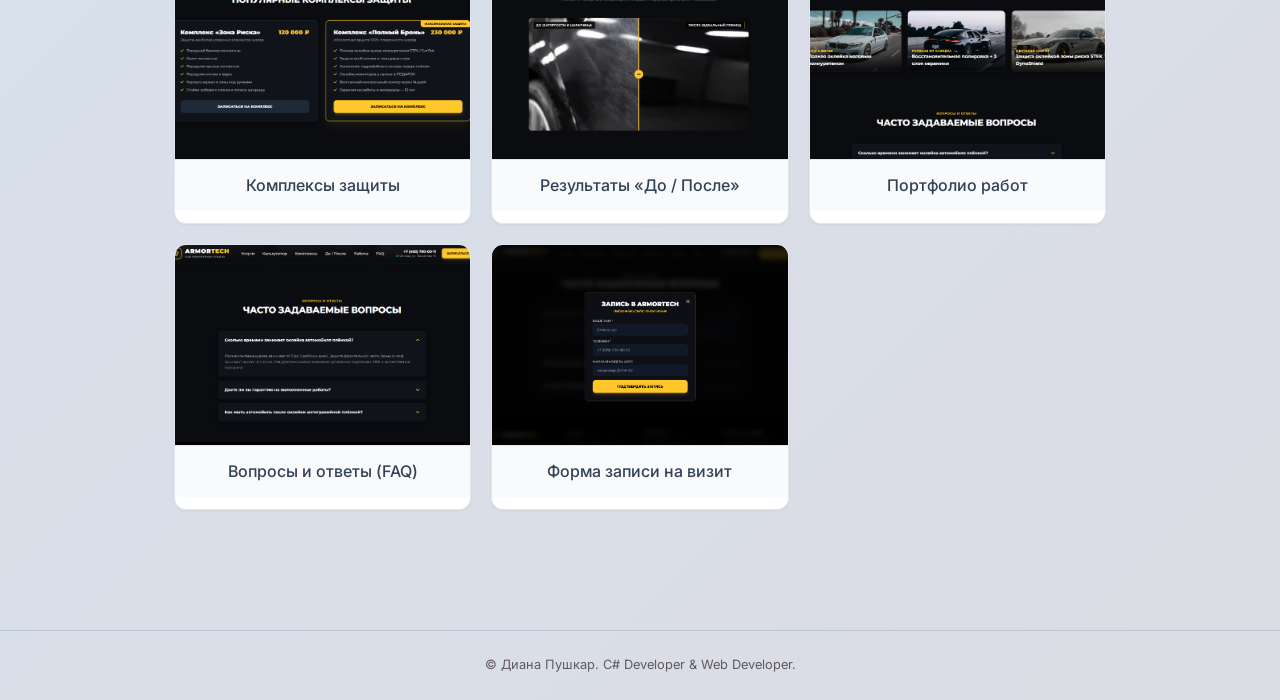
<file: project-armortech.html>
<!DOCTYPE html>
<html lang="ru">

<head>
    <meta charset="UTF-8">
    <meta name="viewport" content="width=device-width, initial-scale=1.0">
    <title>ARMORTECH — Студия детейлинга | Диана Пушкар</title>
    <!-- Шрифты -->
    <link rel="preconnect" href="https://fonts.googleapis.com">
    <link rel="preconnect" href="https://fonts.gstatic.com" crossorigin>
    <link
        href="https://fonts.googleapis.com/css2?family=Inter:wght@400;500;600&family=JetBrains+Mono:wght@500;700&family=Plus+Jakarta+Sans:wght@700;800&display=swap"
        rel="stylesheet">
    <!-- Fancybox CSS (модальное окно для просмотра картинок) -->
    <link rel="stylesheet" href="https://cdn.jsdelivr.net/npm/@fancyapps/ui@5.0/dist/fancybox/fancybox.css" />
    <link rel="stylesheet" href="style.css">
    <link rel="stylesheet" href="project.css"> <!-- Дополнительные стили для страниц проектов -->
</head>

<body>
        <!-- Фоновые эффекты -->
    <div class="blob blob-1"></div>
    <div class="blob blob-2"></div>

    <nav class="navbar">
        <div class="container nav-container">
            <a href="index.html" class="logo logo-avatar">
                <div class="logo-avatar-wrapper">
                    <div class="logo-monogram">DP</div>
                    <span class="logo-status-dot"></span>
                </div>
                <span class="logo-name">Diana<span class="logo-tag">.developer</span></span>
            </a>

            <div class="nav-actions">
                <a href="index.html#projects" class="btn btn-secondary btn-sm">
                    &larr; Назад
                </a>
            </div>
        </div>
    </nav>

    <main class="project-page">
        <div class="container fade-in show">

            <!-- Заголовок проекта -->
            <div class="project-page-header">
                <span class="project-category">Landing Page &amp; Web Service / HTML5, CSS3, JS</span>
                <h1 class="project-page-title">Веб-сайт студии защиты и детейлинга автомобилей «ARMORTECH»
                </h1>

                <div class="project-meta-grid">
                    <div class="meta-item">
                        <strong>Профиль:</strong>
                        <span>Frontend-разработка &amp; Интерактивные веб-сервисы</span>
                    </div>
                    <div class="meta-item">
                        <strong>Технологии:</strong>
                        <span>HTML5, CSS3, JavaScript</span>
                    </div>
                    <div class="meta-item">
                        <strong>Сфера:</strong>
                        <span>Автомобильный детейлинг</span>
                    </div>
                </div>

                <div class="project-header-actions">
                    <a href="https://github.com/PushkarDiana/Armortech" target="_blank" rel="noopener noreferrer"
                        class="btn btn-primary">
                        <svg width="20" height="20" viewBox="0 0 24 24" fill="none" stroke="currentColor"
                            stroke-width="2" aria-hidden="true">
                            <path
                                d="M9 19c-5 1.5-5-2.5-7-3m14 6v-3.87a3.37 3.37 0 0 0-.94-2.61c3.14-.35 6.44-1.54 6.44-7A5.44 5.44 0 0 0 20 4.77 5.07 5.07 0 0 0 19.91 1S18.73.65 16 2.48a13.38 13.38 0 0 0-7 0C6.27.65 5.09 1 5.09 1A5.07 5.07 0 0 0 5 4.77a5.44 5.44 0 0 0-1.5 3.78c0 5.42 3.3 6.61 6.44 7A3.37 3.37 0 0 0 9 18.13V22">
                            </path>
                        </svg>
                        Посмотреть код на GitHub
                    </a>
                </div>
            </div>

            <div class="project-content-grid">

                <!-- Левая колонка: описание и функционал -->
                <div class="project-main-info">
                    <section class="project-section">
                        <h2>Описание проблемы и задачи</h2>
                        <p>
                            Для бизнеса в сфере премиального детейлинга важен современный и презентабельный веб-ресурс,
                            способный наглядно продемонстрировать качество услуг и позволить клиенту быстро рассчитать
                            стоимость оклейки или полировки под параметры своего авто.
                        </p>
                        <p>
                            <strong>Цель проекта:</strong> Разработать стильный одностраничный промо-сайт с интерактивным
                            калькулятором стоимости, сравнением результатов «До / После», модальными окнами записи и
                            адаптивной версткой.
                        </p>
                    </section>

                    <section class="project-section">
                        <h2>Реализованный функционал</h2>
                        <ul class="feature-checklist">
                            <li><strong>Интерактивный калькулятор:</strong> динамический расчёт стоимости оклейки и ухода в зависимости от типа кузова и выбранных опций.</li>
                            <li><strong>Интерактивный слайдер «До / После»:</strong> наглядная демонстрация результатов глубокой полировки ЛКП.</li>
                            <li><strong>Каталог услуг и готовых комплексов:</strong> детализированные карточки с ценами, описанием и преимуществами.</li>
                            <li><strong>Модальное окно онлайн-записи:</strong> удобная форма бронирования визита с выбором марки и модели авто.</li>
                            <li><strong>Интерактивный FAQ:</strong> аккордеон с ответами на часто задаваемые вопросы пользователей.</li>
                            <li><strong>Фильтрация портфолио:</strong> удобный просмотр выполненных работ по категориям.</li>
                        </ul>
                    </section>
                </div>

                <!-- Правая колонка: сайдбар -->
                <aside class="project-sidebar">
                    <div class="card sidebar-card">
                        <h3>Стек и особенности</h3>
                        <p>Сайт выполнен в темной премиальной эстетике с акцентными золотистыми элементами и адаптивной версткой.</p>

                        <div class="sidebar-tech-list">
                            <div class="tech-item">
                                <strong>Верстка:</strong> HTML5 / CSS3 
                            </div>
                            <div class="tech-item">
                                <strong>Скрипты:</strong> JavaScript
                            </div>
                        </div>
                    </div>

                    <div class="card sidebar-card contact-cta">
                        <h3>Нужен современный сайт?</h3>
                        <p>Готова разработать качественный лендинг или веб-сервис под ключ.</p>
                        <a href="index.html#contact" class="btn btn-secondary btn-block">Связаться со мной</a>
                    </div>
                </aside>
            </div>

            <!-- Галерея интерфейса -->
            <section class="project-section project-gallery-section">
                <h2>Галерея интерфейса</h2>
                <div class="project-gallery">

                    <div class="gallery-item">
                        <a href="images/Снимок экрана (359).png" data-fancybox="gallery"
                            data-caption="Главный экран: баннер студии ARMORTECH с ключевой статистикой">
                            <img src="images/Снимок экрана (359).png" alt="Главный экран ARMORTECH">
                        </a>
                        <p class="gallery-caption">Главный экран</p>
                    </div>

                    <div class="gallery-item">
                        <a href="images/Снимок экрана (358).png" data-fancybox="gallery"
                            data-caption="Интерактивный калькулятор стоимости: выбор типа кузова и комплекса услуг">
                            <img src="images/Снимок экрана (358).png" alt="Калькулятор стоимости">
                        </a>
                        <p class="gallery-caption">Калькулятор стоимости</p>
                    </div>

                    <div class="gallery-item">
                        <a href="images/Снимок экрана (360).png" data-fancybox="gallery"
                            data-caption="Блок услуг: карточки со спектром детейлинг-процедур">
                            <img src="images/Снимок экрана (360).png" alt="Спектр детейлинг-услуг">
                        </a>
                        <p class="gallery-caption">Каталог услуг</p>
                    </div>

                    <div class="gallery-item">
                        <a href="images/Снимок экрана (361).png" data-fancybox="gallery"
                            data-caption="Готовые комплексы защиты: Зона Риска и Полная Бронь с перечнем работ">
                            <img src="images/Снимок экрана (361).png" alt="Комплексы защиты">
                        </a>
                        <p class="gallery-caption">Комплексы защиты</p>
                    </div>

                    <div class="gallery-item">
                        <a href="images/Снимок экрана (366).png" data-fancybox="gallery"
                            data-caption="Интерактивный слайдер До / После полировки ЛКП">
                            <img src="images/Снимок экрана (366).png" alt="Сравнение До и После">
                        </a>
                        <p class="gallery-caption">Результаты «До / После»</p>
                    </div>

                    <div class="gallery-item">
                        <a href="images/Снимок экрана (362).png" data-fancybox="gallery"
                            data-caption="Портфолио выполненных работ с фильтрацией по категориям">
                            <img src="images/Снимок экрана (362).png" alt="Портфолио проектов">
                        </a>
                        <p class="gallery-caption">Портфолио работ</p>
                    </div>

                    <div class="gallery-item">
                        <a href="images/Снимок экрана (364).png" data-fancybox="gallery"
                            data-caption="Раздел FAQ: раскрывающийся список частых вопросов">
                            <img src="images/Снимок экрана (364).png" alt="Часто задаваемые вопросы">
                        </a>
                        <p class="gallery-caption">Вопросы и ответы (FAQ)</p>
                    </div>

                    <div class="gallery-item">
                        <a href="images/Снимок экрана (365).png" data-fancybox="gallery"
                            data-caption="Модальное окно записи на визит с формой ввода данных">
                            <img src="images/Снимок экрана (365).png" alt="Форма записи">
                        </a>
                        <p class="gallery-caption">Форма записи на визит</p>
                    </div>

                </div>
            </section>

        </div>
    </main>

    <footer class="footer">
        <div class="container">
            <p>© Диана Пушкар. C# Developer &amp; Web Developer.</p>
        </div>
    </footer>

    <script src="https://cdn.jsdelivr.net/npm/@fancyapps/ui@5.0/dist/fancybox/fancybox.umd.js"></script>
    <script>
        Fancybox.bind("[data-fancybox]", {
            // Настройки галереи
        });
    </script>
</body>

</html>
</file>
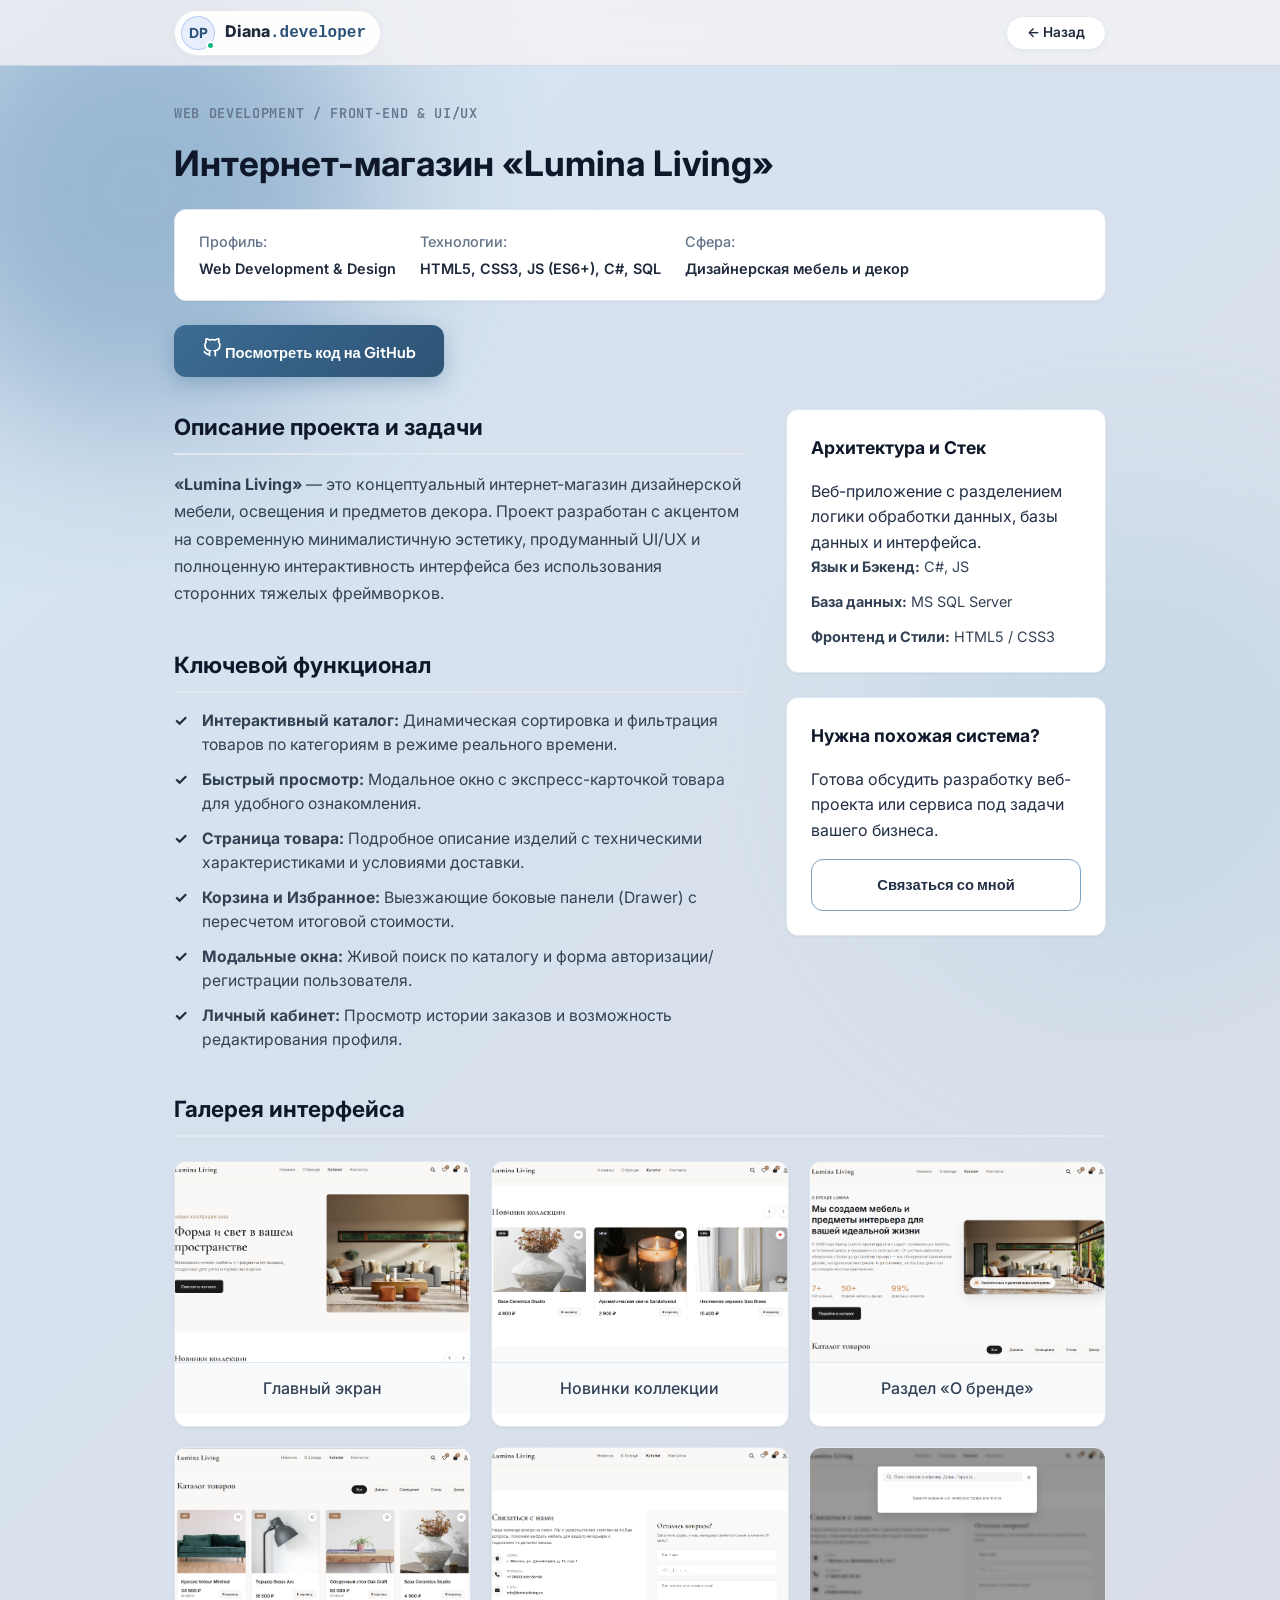
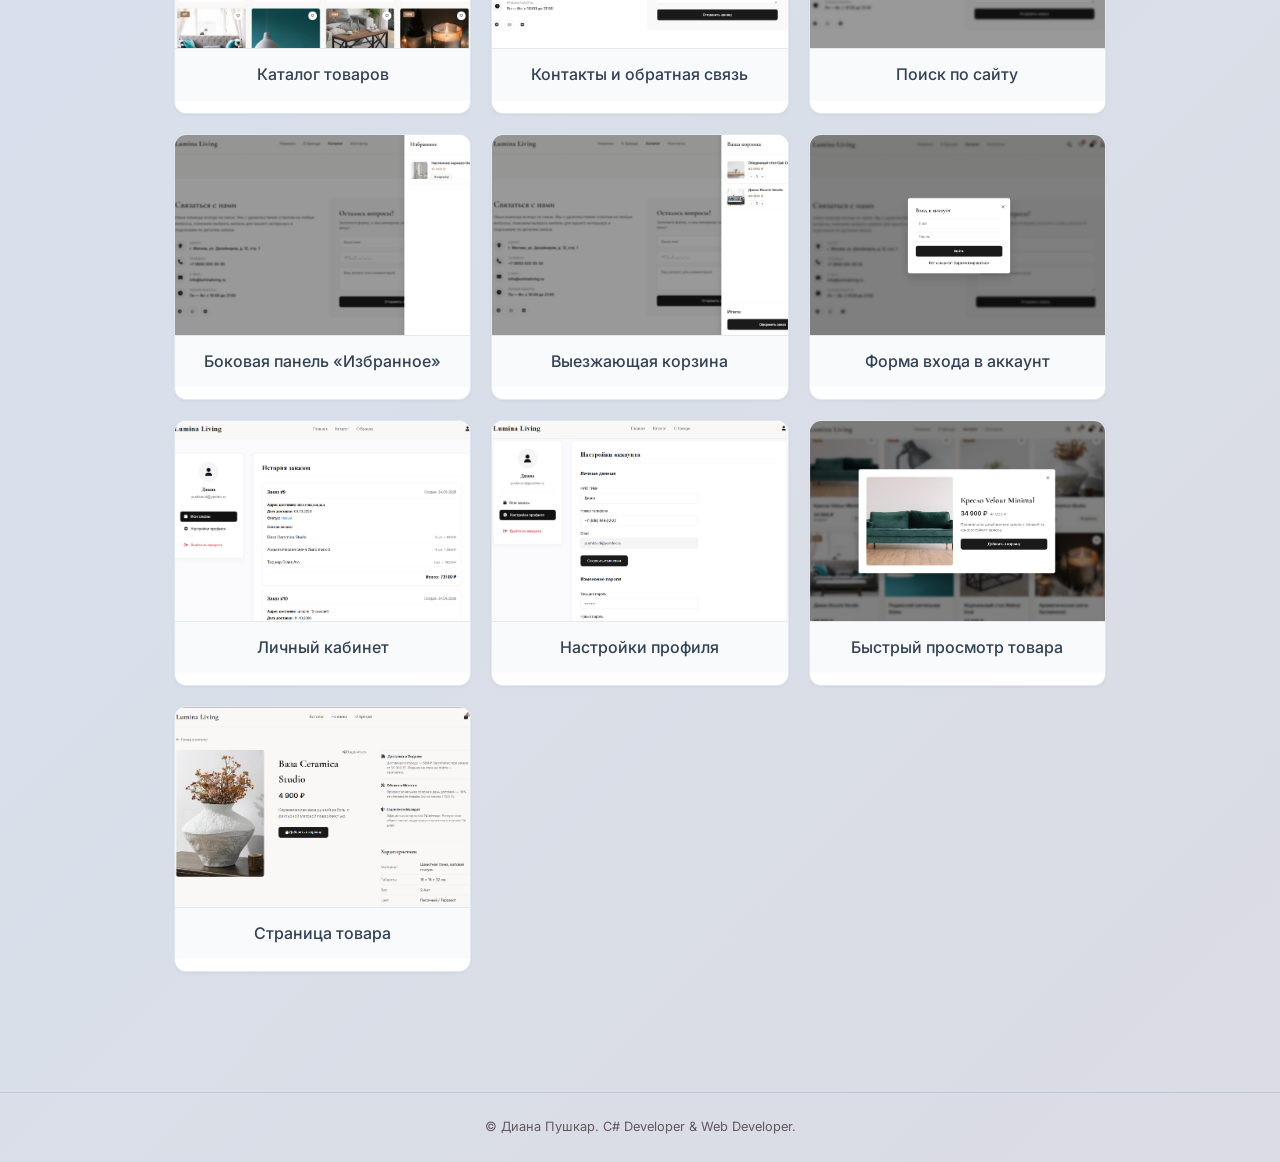
<file: project-lumina.html>
<!DOCTYPE html>
<html lang="ru">

<head>
    <meta charset="UTF-8">
    <meta name="viewport" content="width=device-width, initial-scale=1.0">
    <title>E-Commerce Lumina Living — Проект Портфолио</title>
    <link rel="preconnect" href="https://fonts.googleapis.com">
    <link rel="preconnect" href="https://fonts.gstatic.com" crossorigin>
    <link
        href="https://fonts.googleapis.com/css2?family=Inter:wght@400;500;600&family=JetBrains+Mono:wght@500;700&family=Plus+Jakarta+Sans:wght@700;800&display=swap"
        rel="stylesheet">
    <!-- Fancybox CSS (модальное окно для просмотра картинок) -->
    <link rel="stylesheet" href="https://cdn.jsdelivr.net/npm/@fancyapps/ui@5.0/dist/fancybox/fancybox.css" />
    <link rel="stylesheet" href="style.css">
    <link rel="stylesheet" href="project.css">

</head>

<body>
    <!-- Фоновые эффекты -->
    <div class="blob blob-1"></div>
    <div class="blob blob-2"></div>

    <!-- Навигация -->
    <nav class="navbar">
        <div class="container nav-container">
            <a href="#" class="logo logo-avatar">
                <div class="logo-avatar-wrapper">
                    <div class="logo-monogram">DP</div>
                    <span class="logo-status-dot"></span>
                </div>
                <span class="logo-name">Diana<span class="logo-tag">.developer</span></span>
            </a>

            <div class="nav-actions">
                <a href="index.html#projects" class="btn btn-secondary btn-sm">
                    &larr; Назад
                </a>
            </div>
        </div>
    </nav>

    <main class="project-page">
        <div class="container fade-in show">

            <!-- Заголовок проекта -->
            <div class="project-page-header">
                <span class="project-category">WEB DEVELOPMENT / FRONT-END & UI/UX</span>
                <h1 class="project-page-title">Интернет-магазин «Lumina Living»</h1>

                <!-- Мета-данные в блоке -->
                <div class="project-meta-grid">
                    <div class="meta-item">
                        <strong>Профиль:</strong>
                        <span>Web Development & Design</span>
                    </div>
                    <div class="meta-item">
                        <strong>Технологии:</strong>
                        <span>HTML5, CSS3, JS (ES6+), C#, SQL</span>
                    </div>
                    <div class="meta-item">
                        <strong>Сфера:</strong>
                        <span>Дизайнерская мебель и декор</span>
                    </div>
                </div>
                <div class="project-header-actions">
                    <a href="https://github.com/PushkarDiana/lumina-living" target="_blank" rel="noopener noreferrer"
                        class="btn btn-primary">
                        <svg width="20" height="20" viewBox="0 0 24 24" fill="none" stroke="currentColor"
                            stroke-width="2" aria-hidden="true">
                            <path
                                d="M9 19c-5 1.5-5-2.5-7-3m14 6v-3.87a3.37 3.37 0 0 0-.94-2.61c3.14-.35 6.44-1.54 6.44-7A5.44 5.44 0 0 0 20 4.77 5.07 5.07 0 0 0 19.91 1S18.73.65 16 2.48a13.38 13.38 0 0 0-7 0C6.27.65 5.09 1 5.09 1A5.07 5.07 0 0 0 5 4.77a5.44 5.44 0 0 0-1.5 3.78c0 5.42 3.3 6.61 6.44 7A3.37 3.37 0 0 0 9 18.13V22">
                            </path>
                        </svg>
                        Посмотреть код на GitHub
                    </a>
                </div>

            </div>

            <!-- Основная сетка: Описание + Сайдбар -->
            <div class="project-content-grid">

                <!-- Левая колонка -->
                <div class="main-info">
                    <section class="project-section">
                        <h2>Описание проекта и задачи</h2>
                        <p><strong>«Lumina Living»</strong> — это концептуальный интернет-магазин дизайнерской мебели,
                            освещения и предметов декора. Проект разработан с акцентом на современную минималистичную
                            эстетику, продуманный UI/UX и полноценную интерактивность интерфейса без использования
                            сторонних
                            тяжелых фреймворков.</p>
                    </section>

                    <section class="project-section">
                        <h2>Ключевой функционал</h2>
                        <ul class="feature-checklist">
                            <li><strong>Интерактивный каталог:</strong> Динамическая сортировка и фильтрация товаров по
                                категориям в режиме реального времени.</li>
                            <li><strong>Быстрый просмотр:</strong> Модальное окно с экспресс-карточкой
                                товара
                                для удобного ознакомления.</li>
                            <li><strong>Страница товара:</strong> Подробное описание изделий с техническими
                                характеристиками
                                и условиями доставки.</li>
                            <li><strong>Корзина и Избранное:</strong> Выезжающие боковые панели (Drawer) с пересчетом
                                итоговой стоимости.</li>
                            <li><strong>Модальные окна:</strong> Живой поиск по каталогу и форма авторизации/регистрации
                                пользователя.</li>
                            <li><strong>Личный кабинет:</strong> Просмотр истории заказов и возможность редактирования
                                профиля.</li>
                        </ul>
                    </section>
                </div>

                <!-- Правая колонка (Сайдбар) -->
                <aside class="project-sidebar">
                    <div class="card sidebar-card">
                        <h3>Архитектура и Стек</h3>
                        <p>Веб-приложение с разделением логики обработки данных, базы данных и интерфейса.</p>

                        <div class="sidebar-tech-list">
                            <div class="tech-item">
                                <strong>Язык и Бэкенд:</strong> C#, JS
                            </div>
                            <div class="tech-item">
                                <strong>База данных:</strong> MS SQL Server
                            </div>
                            <div class="tech-item">
                                <strong>Фронтенд и Стили:</strong> HTML5 / CSS3
                            </div>
                        </div>
                    </div>

                    <div class="card sidebar-card contact-cta">
                        <h3>Нужна похожая система?</h3>
                        <p>Готова обсудить разработку веб-проекта или сервиса под задачи вашего бизнеса.</p>
                        <a href="index.html#contact" class="btn btn-secondary btn-block">Связаться со мной</a>
                    </div>
                </aside>

            </div>

            <!-- Галерея интерфейсов -->
            <section class="project-section project-gallery-section">
                <h2>Галерея интерфейса</h2>
                <div class="project-gallery">

                    <div class="gallery-item">
                        <a href="images/Снимок экрана (326).png" data-fancybox="gallery"
                            data-caption="Главный экран: промо-блок новой коллекции и навигация сайта">
                            <img src="images/Снимок экрана (326).png" alt="Главный экран Lumina Living">
                        </a>
                        <p class="gallery-caption">Главный экран</p>
                    </div>

                    <div class="gallery-item">
                        <a href="images/Снимок экрана (327).png" data-fancybox="gallery"
                            data-caption="Блок «Новинки коллекции» с интерактивными карточками товаров">
                            <img src="images/Снимок экрана (327).png" alt="Новинки коллекции">
                        </a>
                        <p class="gallery-caption">Новинки коллекции</p>
                    </div>

                    <div class="gallery-item">
                        <a href="images/Снимок экрана (328).png" data-fancybox="gallery"
                            data-caption="Информационный блок «О бренде Lumina» с ключевыми преимуществами">
                            <img src="images/Снимок экрана (328).png" alt="Раздел О бренде">
                        </a>
                        <p class="gallery-caption">Раздел «О бренде»</p>
                    </div>

                    <div class="gallery-item">
                        <a href="images/Снимок экрана (329).png" data-fancybox="gallery"
                            data-caption="Каталог товаров: фильтрация по категориям и карточки с бейджами">
                            <img src="images/Снимок экрана (329).png" alt="Каталог товаров">
                        </a>
                        <p class="gallery-caption">Каталог товаров</p>
                    </div>

                    <div class="gallery-item">
                        <a href="images/Снимок экрана (330).png" data-fancybox="gallery"
                            data-caption="Форма обратной связи и контактная информация компании">
                            <img src="images/Снимок экрана (330).png" alt="Контакты и форма обратной связи">
                        </a>
                        <p class="gallery-caption">Контакты и обратная связь</p>
                    </div>

                    <div class="gallery-item">
                        <a href="images/Снимок экрана (331).png" data-fancybox="gallery"
                            data-caption="Модальное окно живого поиска товаров по названию и категориям">
                            <img src="images/Снимок экрана (331).png" alt="Поиск по сайту">
                        </a>
                        <p class="gallery-caption">Поиск по сайту</p>
                    </div>

                    <div class="gallery-item">
                        <a href="images/Снимок экрана (333).png" data-fancybox="gallery"
                            data-caption="Боковая панель «Избранное» с сохраненными товарами">
                            <img src="images/Снимок экрана (333).png" alt="Панель «Избранное»">
                        </a>
                        <p class="gallery-caption">Боковая панель «Избранное»</p>
                    </div>

                    <div class="gallery-item">
                        <a href="images/Снимок экрана (334).png" data-fancybox="gallery"
                            data-caption="Выезжающая корзина покупок с подсчетом итоговой стоимости">
                            <img src="images/Снимок экрана (334).png" alt="Корзина покупок">
                        </a>
                        <p class="gallery-caption">Выезжающая корзина</p>
                    </div>

                    <div class="gallery-item">
                        <a href="images/Снимок экрана (335).png" data-fancybox="gallery"
                            data-caption="Модальное окно авторизации и входа в аккаунт">
                            <img src="images/Снимок экрана (335).png" alt="Форма входа в аккаунт">
                        </a>
                        <p class="gallery-caption">Форма входа в аккаунт</p>
                    </div>

                    <div class="gallery-item">
                        <a href="images/Снимок экрана (336).png" data-fancybox="gallery"
                            data-caption="Личный кабинет пользователя: история заказов и их статусы">
                            <img src="images/Снимок экрана (336).png" alt="Личный кабинет и история заказов">
                        </a>
                        <p class="gallery-caption">Личный кабинет</p>
                    </div>

                    <div class="gallery-item">
                        <a href="images/Снимок экрана (337).png" data-fancybox="gallery"
                            data-caption="Настройки аккаунта: редактирование личных данных и смена пароля">
                            <img src="images/Снимок экрана (337).png" alt="Настройки профиля">
                        </a>
                        <p class="gallery-caption">Настройки профиля</p>
                    </div>

                    <div class="gallery-item">
                        <a href="images/Снимок экрана (338).png" data-fancybox="gallery"
                            data-caption="Модальное окно быстрого просмотра товара (Quick View)">
                            <img src="images/Снимок экрана (338).png" alt="Быстрый просмотр товара">
                        </a>
                        <p class="gallery-caption">Быстрый просмотр товара</p>
                    </div>

                    <div class="gallery-item">
                        <a href="images/Снимок экрана (341).png" data-fancybox="gallery"
                            data-caption="Детальная страница товара: фотогалерея, характеристики, условия доставки и гарантии">
                            <img src="images/Снимок экрана (341).png" alt="Страница товара">
                        </a>
                        <p class="gallery-caption">Страница товара</p>
                    </div>
                </div>
            </section>
    </main>
    <footer class="footer">
        <div class="container">
            <p>© Диана Пушкар. C# Developer &amp; Web Developer.</p>
        </div>
    </footer>

    <script src="https://cdn.jsdelivr.net/npm/@fancyapps/ui@5.0/dist/fancybox/fancybox.umd.js"></script>
    <script>
        Fancybox.bind("[data-fancybox]", {
            // Настройки галереи
        });
    </script>
</body>

</html>
</file>
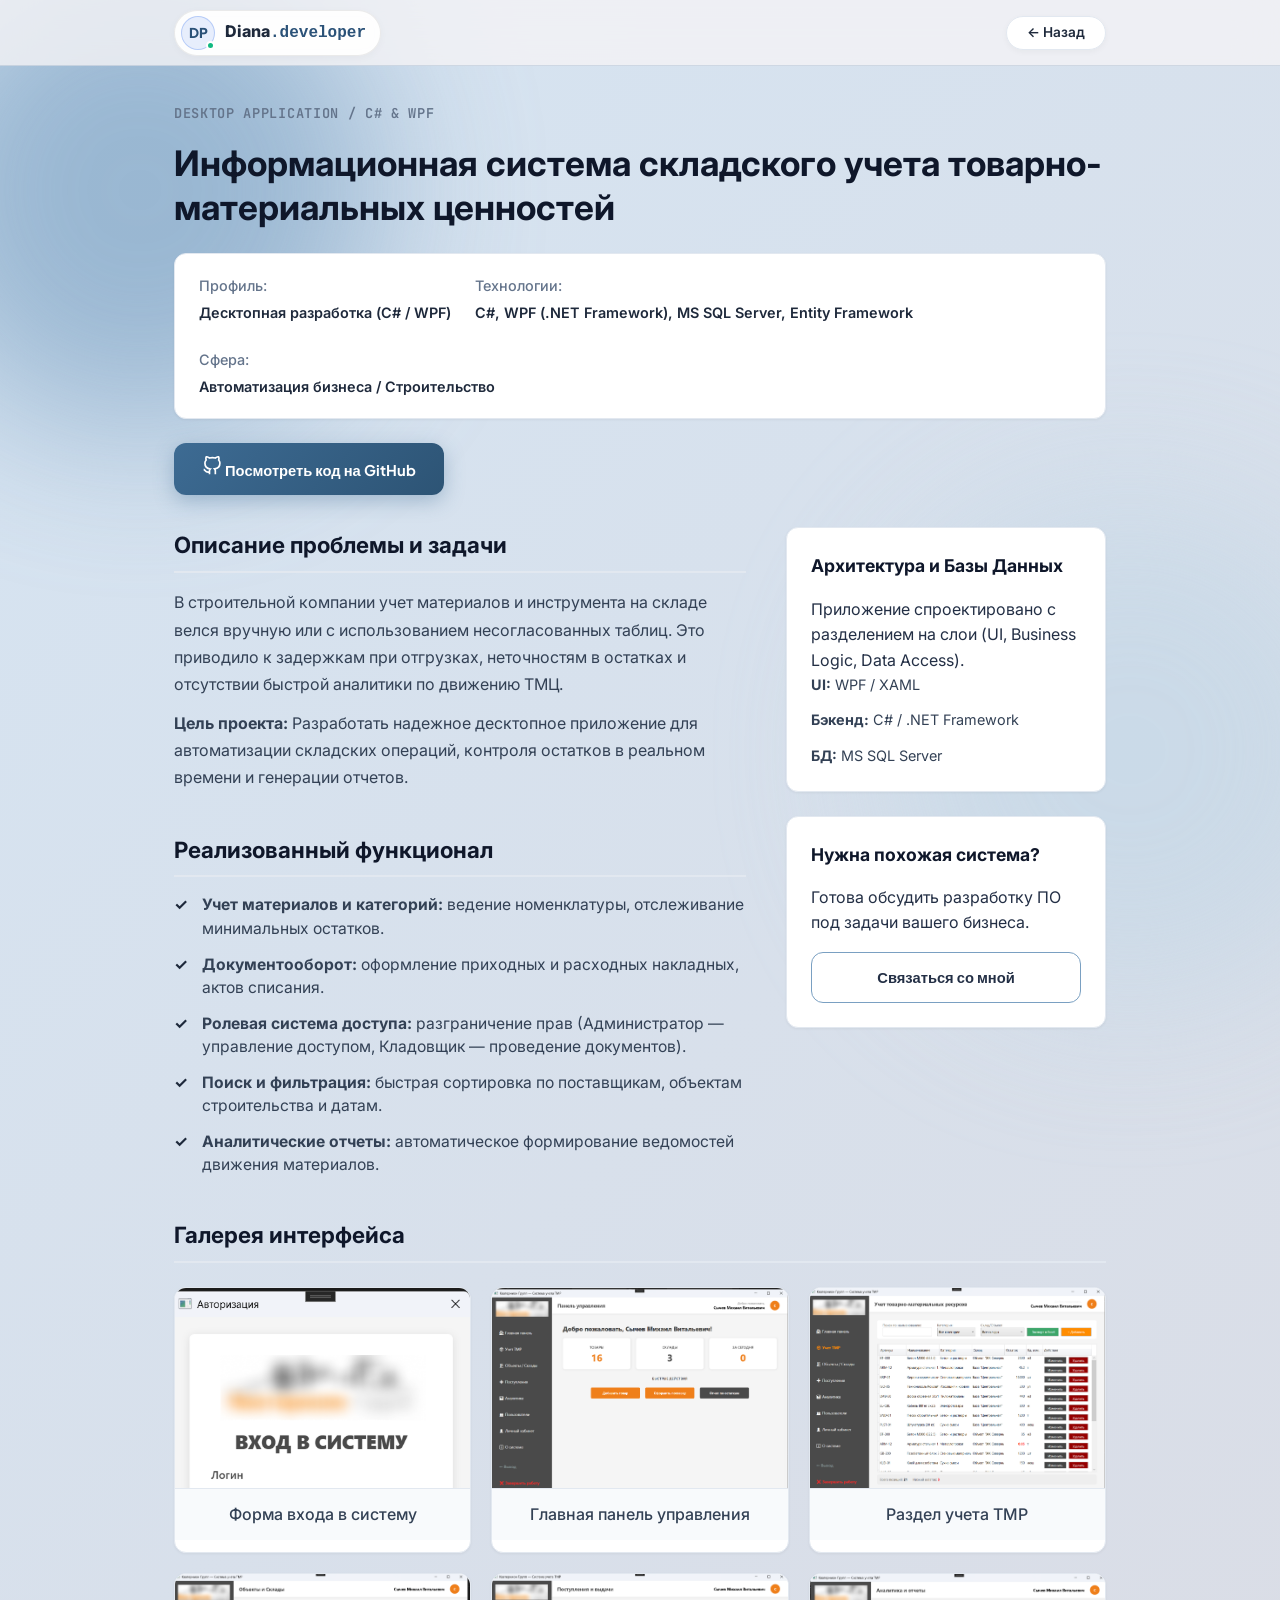
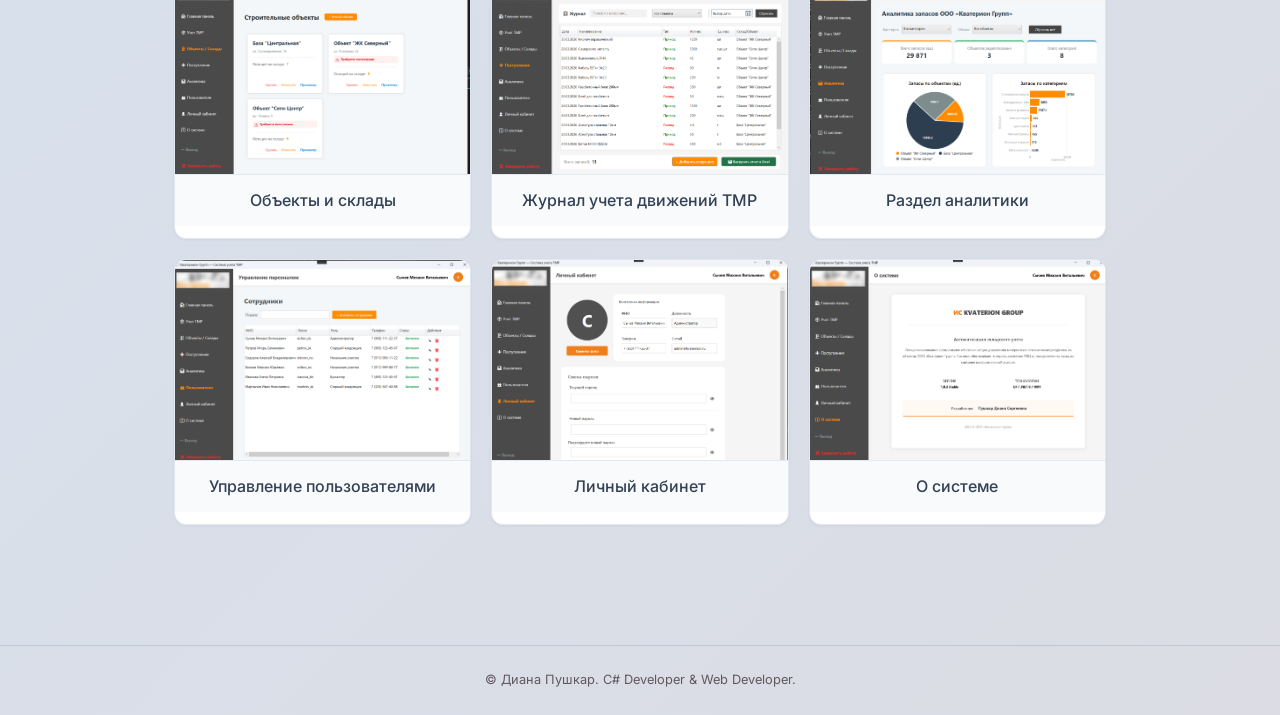
<file: project-warehouse.html>
<!DOCTYPE html>
<html lang="ru">

<head>
    <meta charset="UTF-8">
    <meta name="viewport" content="width=device-width, initial-scale=1.0">
    <title>ИС Складского Учета — Проект | Диана Пушкар</title>
    <!-- Шрифты -->
    <link rel="preconnect" href="https://fonts.googleapis.com">
    <link rel="preconnect" href="https://fonts.gstatic.com" crossorigin>
    <link
        href="https://fonts.googleapis.com/css2?family=Inter:wght@400;500;600&family=JetBrains+Mono:wght@500;700&family=Plus+Jakarta+Sans:wght@700;800&display=swap"
        rel="stylesheet">
    <!-- Fancybox CSS (модальное окно для просмотра картинок) -->
    <link rel="stylesheet" href="https://cdn.jsdelivr.net/npm/@fancyapps/ui@5.0/dist/fancybox/fancybox.css" />
    <link rel="stylesheet" href="style.css">
    <link rel="stylesheet" href="project.css">

</head>

<body>

    <!-- Фоновые эффекты -->
    <div class="blob blob-1"></div>
    <div class="blob blob-2"></div>

    <!-- Навигация -->
    <nav class="navbar">
        <div class="container nav-container">
            <a href="#" class="logo logo-avatar">
                <div class="logo-avatar-wrapper">
                    <div class="logo-monogram">DP</div>
                    <span class="logo-status-dot"></span>
                </div>
                <span class="logo-name">Diana<span class="logo-tag">.developer</span></span>
            </a>

            <div class="nav-actions">
                <a href="index.html#projects" class="btn btn-secondary btn-sm">
                    &larr; Назад
                </a>
            </div>
        </div>
    </nav>

    <main class="project-page">
        <div class="container fade-in show">

            <!-- Заголовок проекта -->
            <div class="project-page-header">
                <span class="project-category">Desktop Application / C# &amp; WPF</span>
                <h1 class="project-page-title">Информационная система складского учета товарно-материальных ценностей
                </h1>

                <div class="project-meta-grid">
                    <div class="meta-item">
                        <strong>Профиль:</strong>
                        <span>Десктопная разработка (C# / WPF)</span>
                    </div>
                    <div class="meta-item">
                        <strong>Технологии:</strong>
                        <span>C#, WPF (.NET Framework), MS SQL Server, Entity Framework</span>
                    </div>
                    <div class="meta-item">
                        <strong>Сфера:</strong>
                        <span>Автоматизация бизнеса / Строительство</span>
                    </div>
                </div>

                <div class="project-header-actions">
                    <a href="https://github.com/PushkarDiana/kvaternion" target="_blank" rel="noopener noreferrer"
                        class="btn btn-primary">
                        <svg width="20" height="20" viewBox="0 0 24 24" fill="none" stroke="currentColor"
                            stroke-width="2" aria-hidden="true">
                            <path
                                d="M9 19c-5 1.5-5-2.5-7-3m14 6v-3.87a3.37 3.37 0 0 0-.94-2.61c3.14-.35 6.44-1.54 6.44-7A5.44 5.44 0 0 0 20 4.77 5.07 5.07 0 0 0 19.91 1S18.73.65 16 2.48a13.38 13.38 0 0 0-7 0C6.27.65 5.09 1 5.09 1A5.07 5.07 0 0 0 5 4.77a5.44 5.44 0 0 0-1.5 3.78c0 5.42 3.3 6.61 6.44 7A3.37 3.37 0 0 0 9 18.13V22">
                            </path>
                        </svg>
                        Посмотреть код на GitHub
                    </a>
                </div>
            </div>

            <!-- Двухколоночный макет  -->
            <div class="project-content-grid">

                <!-- Левая колонка: описание и функционал -->
                <div class="project-main-info">
                    <section class="project-section">
                        <h2>Описание проблемы и задачи</h2>
                        <p>
                            В строительной компании учет материалов и инструмента на складе велся вручную или с
                            использованием несогласованных таблиц. Это приводило к задержкам при отгрузках, неточностям
                            в остатках и отсутствии быстрой аналитики по движению ТМЦ.
                        </p>
                        <p>
                            <strong>Цель проекта:</strong> Разработать надежное десктопное приложение для автоматизации
                            складских операций, контроля остатков в реальном времени и генерации отчетов.
                        </p>
                    </section>

                    <section class="project-section">
                        <h2>Реализованный функционал</h2>
                        <ul class="feature-checklist">
                            <li><strong>Учет материалов и категорий:</strong> ведение номенклатуры, отслеживание
                                минимальных остатков.</li>
                            <li><strong>Документооборот:</strong> оформление приходных и расходных накладных, актов
                                списания.</li>
                            <li><strong>Ролевая система доступа:</strong> разграничение прав (Администратор — управление
                                доступом, Кладовщик — проведение документов).</li>
                            <li><strong>Поиск и фильтрация:</strong> быстрая сортировка по поставщикам, объектам
                                строительства и датам.</li>
                            <li><strong>Аналитические отчеты:</strong> автоматическое формирование ведомостей движения
                                материалов.</li>
                        </ul>
                    </section>
                </div>

                <!-- Правая колонка: Архитектура и Текстек -->
                <aside class="project-sidebar">
                    <div class="card sidebar-card">
                        <h3>Архитектура и Базы Данных</h3>
                        <p>Приложение спроектировано с разделением на слои (UI, Business Logic, Data Access).</p>

                        <div class="sidebar-tech-list">
                            <div class="tech-item">
                                <strong>UI:</strong> WPF / XAML
                            </div>
                            <div class="tech-item">
                                <strong>Бэкенд:</strong> C# / .NET Framework
                            </div>
                            <div class="tech-item">
                                <strong>БД:</strong> MS SQL Server
                            </div>
                        </div>
                    </div>

                    <div class="card sidebar-card contact-cta">
                        <h3>Нужна похожая система?</h3>
                        <p>Готова обсудить разработку ПО под задачи вашего бизнеса.</p>
                        <a href="index.html#contact" class="btn btn-secondary btn-block">Связаться со мной</a>
                    </div>
                </aside>

            </div>

            <!-- СЕКЦИЯ ГАЛЕРЕИ-->
            <section class="project-section project-gallery-section">
                <h2>Галерея интерфейса</h2>
                <div class="project-gallery">

                    <div class="gallery-item">
                        <a href="images/Авторизация.png" data-fancybox="gallery"
                            data-caption="Форма входа в систему: авторизация пользователей и разграничение прав доступа">
                            <img src="images/Авторизация.png" alt="Форма входа в систему">
                        </a>
                        <p class="gallery-caption">Форма входа в систему</p>
                    </div>

                    <div class="gallery-item">
                        <a href="images/Главная (1).png" data-fancybox="gallery"
                            data-caption="Главный дашборд: ключевые показатели и навигация">
                            <img src="images/Главная (1).png" alt="Главная панель управления">
                        </a>
                        <p class="gallery-caption">Главная панель управления</p>
                    </div>

                    <div class="gallery-item">
                        <a href="images/Учет ТМР.png" data-fancybox="gallery"
                            data-caption="Реестр товарно-материальных ресурсов и остатков">
                            <img src="images/Учет ТМР.png" alt="Раздел учета ТМР">
                        </a>
                        <p class="gallery-caption">Раздел учета ТМР</p>
                    </div>

                    <div class="gallery-item">
                        <a href="images/Склады.png" data-fancybox="gallery"
                            data-caption="Управление строительными объектами и местами хранения">
                            <img src="images/Склады.png" alt="Карточки объектов и складов">
                        </a>
                        <p class="gallery-caption">Объекты и склады</p>
                    </div>

                    <div class="gallery-item">
                        <a href="images/Поступление.png" data-fancybox="gallery"
                            data-caption="Журнал поступлений, выдач и внутренних перемещений">
                            <img src="images/Поступление.png" alt="Журнал учета движений ТМР">
                        </a>
                        <p class="gallery-caption">Журнал учета движений ТМР</p>
                    </div>

                    <div class="gallery-item">
                        <a href="images/Аналитика.png" data-fancybox="gallery"
                            data-caption="Аналитика, наглядные диаграммы и отчетность">
                            <img src="images/Аналитика.png" alt="Раздел аналитики">
                        </a>
                        <p class="gallery-caption">Раздел аналитики</p>
                    </div>

                    <div class="gallery-item">
                        <a href="images/Пользователи.png" data-fancybox="gallery"
                            data-caption="Администрирование пользователей и ролей">
                            <img src="images/Пользователи.png" alt="Список пользователей">
                        </a>
                        <p class="gallery-caption">Управление пользователями</p>
                    </div>

                    <div class="gallery-item">
                        <a href="images/ЛК.png" data-fancybox="gallery"
                            data-caption="Личный кабинет пользователя и настройки профиля">
                            <img src="images/ЛК.png" alt="Личный кабинет">
                        </a>
                        <p class="gallery-caption">Личный кабинет</p>
                    </div>

                    <div class="gallery-item">
                        <a href="images/О системе.png" data-fancybox="gallery"
                            data-caption="Информационное окно «О системе»">
                            <img src="images/О системе.png" alt="О программе">
                        </a>
                        <p class="gallery-caption">О системе</p>
                    </div>

                </div>
            </section>

        </div>
    </main>

    <footer class="footer">
        <div class="container">
            <p>© Диана Пушкар. C# Developer &amp; Web Developer.</p>
        </div>
    </footer>

    <script src="https://cdn.jsdelivr.net/npm/@fancyapps/ui@5.0/dist/fancybox/fancybox.umd.js"></script>
    <script>
        Fancybox.bind("[data-fancybox]", {
            // Настройки галереи
        });
    </script>
</body>

</html>
</file>
<file: style.css>
/* ==========================================================================
   1. ПЕРЕМЕННЫЕ И ОСНОВНЫЕ СТИЛИ (ROOT & BASE)
   ========================================================================== */
:root {
  --color-bg-1: #f4f3f5;
  --color-bg-2: #e8e5ec;
  --color-bg-3: #ddd9df;

  --color-card: rgba(255, 255, 255, 0.75);
  --color-card-hover: rgba(255, 255, 255, 0.95);

  --color-text-main: #232f45;
  --color-text-muted: #625860;

  --color-primary: #3d6b93;
  --color-accent: #7aa0c2;

  --glass-border: rgba(255, 255, 255, 0.9);
  --glass-border-dark: rgba(61, 107, 147, 0.18);

  --shadow-soft: 0 8px 32px 0 rgba(35, 47, 69, 0.06);
  --shadow-hover: 0 16px 48px 0 rgba(61, 107, 147, 0.18);

  --font-heading: "Plus Jakarta Sans", sans-serif;
  --font-body: "Inter", sans-serif;
  --font-code: "JetBrains Mono", monospace;
}

* {
  margin: 0;
  padding: 0;
  box-sizing: border-box;
}

html {
  scroll-behavior: smooth;
}

body {
  font-family: var(--font-body);
  color: var(--color-text-main);
  line-height: 1.6;
  overflow-x: hidden;
  position: relative;
  background: linear-gradient(-45deg, #f4f3f5, #e5ecf4, #ddd9df, #d5e4f2);
  background-size: 400% 400%;
  animation: gradientBG 15s ease infinite;
}

/* Переливающийся фон */
@keyframes gradientBG {
  0% {
    background-position: 0% 50%;
  }
  50% {
    background-position: 100% 50%;
  }
  100% {
    background-position: 0% 50%;
  }
}

/* Мягкие плавающие сферы */
.blob {
  position: fixed;
  border-radius: 50%;
  filter: blur(80px);
  z-index: -1;
  opacity: 0.65;
  pointer-events: none;
  animation: floatBlob 20s infinite alternate ease-in-out;
}

.blob-1 {
  width: 480px;
  height: 480px;
  background: var(--color-accent);
  top: -50px;
  left: -100px;
}

.blob-2 {
  width: 500px;
  height: 500px;
  background: #c4d7e6;
  bottom: -100px;
  right: -100px;
  animation-delay: -10s;
}

@keyframes floatBlob {
  0% {
    transform: translate(0, 0) scale(1);
  }
  100% {
    transform: translate(60px, 40px) scale(1.1);
  }
}

/* Анимация появления при скролле */
.fade-in {
  opacity: 0;
  transform: translateY(20px);
  transition:
    opacity 0.8s ease-out,
    transform 0.8s ease-out;
}

.fade-in.show {
  opacity: 1;
  transform: translateY(0);
}

/* Сетка и контейнеры */
.container {
  max-width: 980px;
  margin: 0 auto;
  padding: 0 24px;
}

.section {
  padding: 80px 0;
}

.section-title {
  font-family: var(--font-heading);
  font-size: 2.2rem;
  font-weight: 800;
  text-align: center;
  margin-bottom: 48px;
  letter-spacing: -0.5px;
  background: linear-gradient(
    135deg,
    var(--color-text-main),
    var(--color-primary)
  );
  -webkit-background-clip: text;
  -webkit-text-fill-color: transparent;
}

/* ==========================================================================
   2. НАВИГАЦИЯ (NAVBAR)
   ========================================================================== */
.navbar {
  position: fixed;
  top: 0;
  width: 100%;
  background: rgba(244, 243, 245, 0.8);
  backdrop-filter: blur(20px);
  -webkit-backdrop-filter: blur(20px);
  border-bottom: 1px solid var(--glass-border-dark);
  z-index: 1000;
}

.nav-container {
  display: flex;
  justify-content: space-between;
  align-items: center;
  height: 65px;
}

.nav-links {
  display: flex;
  align-items: center;
  gap: 24px;
}

.nav-links a {
  color: var(--color-text-main);
  text-decoration: none;
  font-size: 0.9rem;
  font-weight: 600;
  transition: color 0.25s ease;
}

.nav-links a:hover {
  color: var(--color-primary);
}

/* Бренд-логотип в шапке (сохранена нижняя версия) */
.logo {
  display: inline-flex;
  align-items: center;
  gap: 10px;
  text-decoration: none;
  padding: 6px 14px;
  background: rgba(255, 255, 255, 0.65);
  border: 1px solid rgba(0, 0, 0, 0.08);
  border-radius: 14px;
  backdrop-filter: blur(8px);
  transition: all 0.3s cubic-bezier(0.4, 0, 0.2, 1);
  box-shadow: 0 2px 8px rgba(0, 0, 0, 0.03);
}

.logo-icon {
  font-family: var(--font-code, monospace);
  font-size: 0.85rem;
  font-weight: 700;
  color: #2563eb;
  background: rgba(37, 99, 235, 0.08);
  padding: 3px 8px;
  border-radius: 8px;
  border: 1px solid rgba(37, 99, 235, 0.15);
  transition:
    transform 0.3s ease,
    background 0.3s ease;
}

.logo-text {
  font-family: var(--font-heading, sans-serif);
  font-size: 1.05rem;
  font-weight: 800;
  color: #1e293b;
  letter-spacing: -0.3px;
}

.logo-dot {
  color: #2563eb;
  font-weight: 900;
}

.logo:hover {
  background: rgba(255, 255, 255, 0.95);
  transform: translateY(-1px);
  box-shadow: 0 6px 16px rgba(0, 0, 0, 0.06);
  border-color: rgba(37, 99, 235, 0.2);
}

.logo:hover .logo-icon {
  transform: scale(1.05) rotate(-3deg);
  background: rgba(37, 99, 235, 0.15);
}

.logo-avatar {
  display: inline-flex;
  align-items: center;
  gap: 10px;
  text-decoration: none;
  padding: 5px 14px 5px 6px;
  background: rgba(255, 255, 255, 0.9);
  border: 1px solid rgba(0, 0, 0, 0.08);
  border-radius: 100px;
  backdrop-filter: blur(8px);
  transition: all 0.3s ease;
}

.logo-avatar-wrapper {
  position: relative;
  width: 34px;
  height: 34px;
}

.logo-avatar-img {
  width: 100%;
  height: 100%;
  border-radius: 50%;
  object-fit: cover;
  background: #e2e8f0;
  border: 2px solid #ffffff;
  box-shadow: 0 2px 6px rgba(0, 0, 0, 0.1);
}

.logo-status-dot {
  position: absolute;
  bottom: 0;
  right: 0;
  width: 9px;
  height: 9px;
  background-color: #10b981;
  border: 2px solid #ffffff;
  border-radius: 50%;
}

.logo-name {
  font-size: 1rem;
  font-weight: 800;
  color: #1e293b;
}

.logo-tag {
  color: #2b5278;
  font-family: monospace;
}

.logo-avatar:hover {
  transform: translateY(-2px);
  box-shadow: 0 6px 18px rgba(0, 0, 0, 0.08);
  border-color: rgba(37, 99, 235, 0.3);
}

.logo-avatar:hover .logo-avatar-img {
  transform: scale(1.05);
}

.logo-monogram {
  width: 100%;
  height: 100%;
  border-radius: 50%;
  background: rgba(37, 99, 235, 0.1);
  border: 1px solid rgba(37, 99, 235, 0.25);
  color: #2b5278;
  font-family: var(--font-heading, sans-serif);
  font-weight: 800;
  font-size: 0.85rem;
  display: flex;
  align-items: center;
  justify-content: center;
  letter-spacing: -0.5px;
  transition: all 0.3s ease;
}

.logo-avatar:hover .logo-monogram {
  background: #2b5278;
  color: #ffffff;
  transform: scale(1.08);
}

/* ==========================================================================
   ИСПРАВЛЕННЫЕ СТИЛИ ГАМБУРГЕРА И ВЫПАДАЮЩЕГО МЕНЮ
   ========================================================================== */

.nav-container {
  position: relative;
}

.nav-toggle {
  display: none;
  background: transparent;
  border: none;
  outline: none;
  padding: 0;
  margin: 0;
  width: 30px;
  height: 24px;
  cursor: pointer;
  z-index: 1002;
  position: relative;
}

/* Идеально ровные полоски */
.hamburger {
  display: block;
  position: relative;
  width: 100%;
  height: 2px;
  background-color: #1e293b;
  border-radius: 2px;
  transition: background-color 0.25s ease-in-out;
}

.hamburger::before,
.hamburger::after {
  content: "";
  position: absolute;
  left: 0;
  width: 100%;
  height: 2px;
  background-color: #1e293b;
  border-radius: 2px;
  transition:
    transform 0.3s ease-in-out,
    top 0.3s ease-in-out;
}

.hamburger::before {
  top: -8px;
}

.hamburger::after {
  top: 8px;
}

/* Анимация превращения в крестик */
.nav-toggle.active .hamburger {
  background-color: transparent !important;
}

.nav-toggle.active .hamburger::before {
  top: 0;
  transform: rotate(45deg);
}

.nav-toggle.active .hamburger::after {
  top: 0;
  transform: rotate(-45deg);
}

/* --- МОБИЛЬНАЯ НАВИГАЦИЯ (экраны до 808px включительно) --- */
@media (max-width: 808px) {
  .nav-toggle {
    display: flex;
    align-items: center;
    justify-content: center;
  }

  .nav-links {
    position: absolute; /* Позиционируем относительно шапки, а не всего экрана */
    top: 65px;
    right: 24px; /* Прижимаем блок к правому краю */
    left: auto; /* Отменяем растягивание от левого края */
    width: auto;
    min-width: 220px; /* Задаем аккуратную ширину меню */

    background: rgba(244, 243, 245, 0.98);
    backdrop-filter: blur(20px);
    -webkit-backdrop-filter: blur(20px);
    border: 1px solid var(--glass-border-dark, rgba(0, 0, 0, 0.1));
    border-radius: 16px;

    display: flex;
    flex-direction: column;
    align-items: flex-start; /* Выравниваем элементы внутри блока по левому краю */
    gap: 0;

    /* Скрытие по умолчанию */
    opacity: 0;
    visibility: hidden;
    transform: translateY(-10px);
    transition:
      opacity 0.3s ease,
      transform 0.3s ease,
      visibility 0.3s ease;

    z-index: 9999;
    box-shadow: 0 15px 30px rgba(0, 0, 0, 0.12);
  }

  .nav-links.active {
    opacity: 1;
    visibility: visible;
    transform: translateY(0);
    padding: 12px 0;
  }

  .nav-link,
  .nav-links a {
    width: 100%;
    text-align: center;
    padding: 14px 0;
    font-size: 1.05rem;
    display: block;
    color: var(--color-text-main, #1e293b);
  }
}
/* ==========================================================================
   ПОЛУПРОЗРАЧНЫЙ ТЕМНЫЙ ФОН (OVERLAY)
   ========================================================================== */

.nav-overlay {
  position: fixed;
  top: 0;
  left: 0;
  width: 100vw;
  height: 100vh;
  background: rgba(15, 23, 42, 0.5);
  backdrop-filter: blur(4px);
  -webkit-backdrop-filter: blur(4px);

  opacity: 0;
  visibility: hidden;
  transition:
    opacity 0.3s ease,
    visibility 0.3s ease;
  z-index: 998;
}

/* Состояние при открытом меню */
.nav-overlay.active {
  opacity: 1 !important;
  visibility: visible !important;
}

/* ==========================================================================
   3. ГЛАВНАЯ СЕКЦИЯ (HERO SECTION)
   ========================================================================== */
.hero,
.hero-section {
  padding: 60px 20px;
  display: flex;
  justify-content: center;
  align-items: center;
  min-height: 90vh;
}

.hero-container {
  max-width: 1100px;
  width: 100%;
  display: grid;
  grid-template-columns: 1.15fr 0.85fr;
  gap: 40px;
  align-items: center;
  background: rgba(255, 255, 255, 0.45);
  backdrop-filter: blur(16px);
  border: 1px solid var(--glass-border-dark, rgba(255, 255, 255, 0.4));
  border-radius: 28px;
  padding: 48px;
  box-shadow: 0 20px 50px rgba(0, 0, 0, 0.05);
}

.hero-content {
  text-align: left;
}

.hero-badge {
  display: inline-flex;
  align-items: center;
  gap: 8px;
  background: rgba(255, 255, 255, 0.85);
  border: 1px solid rgba(0, 0, 0, 0.08);
  padding: 6px 16px;
  border-radius: 20px;
  font-size: 0.85rem;
  font-weight: 600;
  color: #1e293b;
  margin-bottom: 20px;
}

.badge {
  display: inline-flex;
  align-items: center;
  gap: 8px;
  font-family: var(--font-code);
  font-size: 0.82rem;
  color: var(--color-primary);
  background: #ffffff;
  border: 1px solid var(--color-accent);
  padding: 6px 16px;
  border-radius: 20px;
  margin-bottom: 24px;
  box-shadow: 0 4px 12px rgba(122, 160, 194, 0.2);
  font-weight: 600;
}

.badge-dot {
  width: 6px;
  height: 6px;
  background-color: var(--color-primary);
  border-radius: 50%;
}

.pulse-dot {
  width: 8px;
  height: 8px;
  background-color: #10b981;
  border-radius: 50%;
  animation: pulse 2s infinite;
}

@keyframes pulse {
  0% {
    box-shadow: 0 0 0 0 rgba(16, 185, 129, 0.7);
  }
  70% {
    box-shadow: 0 0 0 8px rgba(16, 185, 129, 0);
  }
  100% {
    box-shadow: 0 0 0 0 rgba(16, 185, 129, 0);
  }
}

.hero h1 {
  font-family: var(--font-heading);
  font-size: 3.2rem;
  line-height: 1.15;
  font-weight: 800;
  margin-bottom: 20px;
  letter-spacing: -1px;
  color: var(--color-text-main);
}

.hero-title {
  font-family: var(--font-heading, sans-serif);
  font-size: 2.8rem;
  line-height: 1.2;
  color: #0f172a;
  margin-bottom: 18px;
  font-weight: 800;
}

.hero-title .highlight {
  color: #2d5475;
  padding: 0;
  font-weight: 800;
  display: inline;
  -webkit-text-fill-color: initial;
}

.accent-text {
  background: linear-gradient(
    135deg,
    var(--color-primary),
    var(--color-accent)
  );
  -webkit-background-clip: text;
  -webkit-text-fill-color: transparent;
}

.hero-description {
  font-size: 1.05rem;
  line-height: 1.65;
  color: #475569;
  margin-bottom: 24px;
}

.hero-tech-stack {
  display: flex;
  flex-wrap: wrap;
  gap: 8px;
  margin-bottom: 32px;
}

.tech-tag,
.tag-main,
.tag-sub {
  background: rgba(235, 233, 228, 0.7);
  border: 1px solid rgba(0, 0, 0, 0.06);
  color: #4a5568;
  padding: 6px 14px;
  border-radius: 8px;
  font-family: var(--font-code, monospace);
  font-size: 0.85rem;
  font-weight: 600;
  box-shadow: none;
  cursor: default;
}

.hero-buttons,
.hero-actions {
  display: flex;
  gap: 14px;
  justify-content: flex-start;
}

.hero-visual {
  position: relative;
}

.hero-card {
  background: var(--color-card);
  backdrop-filter: blur(20px);
  -webkit-backdrop-filter: blur(20px);
  border: 1.5px solid var(--glass-border);
  border-radius: 18px;
  box-shadow: var(--shadow-hover);
  overflow: hidden;
  transition: transform 0.4s cubic-bezier(0.16, 1, 0.3, 1);
}

.hero-card:hover {
  transform: translateY(-6px) rotate(1deg);
}

.hero-card-header {
  background: rgba(61, 107, 147, 0.08);
  padding: 12px 18px;
  display: flex;
  align-items: center;
  justify-content: space-between;
  border-bottom: 1px solid var(--glass-border-dark);
}

.hero-interactive {
  position: relative;
  padding: 16px 12px;
}

.code-window {
  background: #f8f7f4;
  border-radius: 16px;
  box-shadow: 0 15px 35px rgba(0, 0, 0, 0.06);
  border: 1px solid rgba(0, 0, 0, 0.08);
  overflow: hidden;
}

.window-header {
  background: #eae7e1;
  padding: 10px 16px;
  display: flex;
  align-items: center;
  gap: 16px;
  border-bottom: 1px solid rgba(0, 0, 0, 0.05);
}

.window-dots {
  display: flex;
  gap: 6px;
}

.window-dots span {
  width: 10px;
  height: 10px;
  border-radius: 50%;
  background: rgba(61, 107, 147, 0.25);
}

.dot {
  width: 10px;
  height: 10px;
  border-radius: 50%;
}
.dot-red {
  background: #e5a9a9;
}
.dot-yellow {
  background: #e2c08d;
}
.dot-green {
  background: #a4c3b2;
}

.window-title {
  font-family: monospace;
  font-size: 0.75rem;
  color: #718096;
}

.typing-text {
  display: inline-block;
  white-space: nowrap;
  overflow: hidden;
  border-right: 2px solid var(--color-primary);
  width: 0;
  animation:
    typing 2.5s steps(10, end) forwards 0.5s,
    blinkCursor 0.75s step-end infinite;
}

@keyframes typing {
  from {
    width: 0;
  }
  to {
    width: 10ch;
  }
}

@keyframes blinkCursor {
  from,
  to {
    border-color: transparent;
  }
  50% {
    border-color: var(--color-primary);
  }
}

.hero-card-body {
  padding: 24px;
  font-family: var(--font-code);
  font-size: 0.88rem;
  line-height: 1.7;
}

.window-body {
  padding: 20px;
  font-family: "Fira Code", monospace, sans-serif;
  font-size: 0.85rem;
  line-height: 1.7;
  color: #2d3748;
}

.code-window .window-body {
  padding: 20px 20px 28px 20px;
}

.code-line {
  color: var(--color-text-main);
  margin-bottom: 2px;
}
.code-line.indent {
  padding-left: 20px;
}
.indent-1 {
  padding-left: 18px;
}
.indent-2 {
  padding-left: 36px;
}

.code-keyword {
  color: var(--color-primary);
  font-weight: 600;
}
.code-class {
  color: #2b5278;
  font-weight: 600;
}
.code-prop {
  color: var(--color-text-muted);
}
.code-string {
  color: #3d6b93;
}

.c-tag {
  color: #b91c1c;
}
.c-attr {
  color: #d97706;
}
.c-str {
  color: #2d6a4f;
}
.c-txt {
  color: #1a202c;
  font-weight: 600;
}
.c-keyword {
  color: #6b21a8;
}
.c-var {
  color: #1d4ed8;
}

.hero-tags-mini {
  display: flex;
  gap: 8px;
  flex-wrap: wrap;
  margin-top: 20px;
  padding-top: 16px;
  border-top: 1px dashed var(--glass-border-dark);
}

.mini-tag {
  font-size: 0.72rem;
  background: #ffffff;
  color: var(--color-primary);
  border: 1px solid var(--color-accent);
  padding: 3px 10px;
  border-radius: 6px;
  font-weight: 600;
}

.floating-badge {
  position: absolute;
  padding: 6px 12px;
  border-radius: 8px;
  font-family: monospace;
  font-size: 0.78rem;
  font-weight: 600;
  box-shadow: 0 8px 16px rgba(0, 0, 0, 0.05);
  background: #ffffff;
  color: #4a5568;
  border: 1px solid rgba(0, 0, 0, 0.08);
  animation: badgeMove 4s ease-in-out infinite alternate;
}

.badge-top {
  top: 0;
  right: -10px;
  z-index: 2;
}

.badge-bottom {
  bottom: 0;
  left: -10px;
  z-index: 2;
}

@keyframes badgeMove {
  0% {
    transform: translateY(0);
  }
  100% {
    transform: translateY(-6px);
  }
}

/* ==========================================================================
   4. КНОПКИ И ОБЩИЕ КАРТОЧКИ (BUTTONS & CARDS)
   ========================================================================== */
.btn {
  display: inline-block;
  padding: 13px 28px;
  border-radius: 12px;
  font-family: var(--font-heading);
  font-weight: 700;
  font-size: 0.92rem;
  text-decoration: none;
  transition: all 0.3s cubic-bezier(0.16, 1, 0.3, 1);
}

.btn-primary {
  background: linear-gradient(135deg, var(--color-primary), #2d5475);
  color: #ffffff;
  box-shadow: 0 6px 20px rgba(61, 107, 147, 0.35);
}

.btn-primary:hover {
  transform: translateY(-3px);
  box-shadow: 0 10px 25px rgba(35, 47, 69, 0.3);
}

.btn-secondary {
  background: #ffffff;
  border: 1.5px solid var(--color-accent);
  color: var(--color-text-main);
}

.btn-secondary:hover {
  background: #ffffff;
  border-color: var(--color-primary);
  color: var(--color-primary);
  transform: translateY(-3px);
  box-shadow: 0 4px 14px rgba(61, 107, 147, 0.15);
}

.card {
  background: var(--color-card);
  backdrop-filter: blur(16px);
  -webkit-backdrop-filter: blur(16px);
  border: 1px solid var(--glass-border);
  border-radius: 16px;
  padding: 28px;
  box-shadow: var(--shadow-soft);
  transition: all 0.35s cubic-bezier(0.16, 1, 0.3, 1);
}

.card:hover {
  background: var(--color-card-hover);
  border-color: var(--color-accent);
  transform: translateY(-5px);
  box-shadow: var(--shadow-hover);
}

/* ==========================================================================
   5. БЛОК «ОБО МНЕ» (ABOUT SECTION)
   ========================================================================== */
.about-card {
  padding: 44px;
}

.about-grid {
  display: grid;
  grid-template-columns: 0.9fr 1.1fr;
  gap: 48px;
  align-items: center;
}

.about-avatar-container {
  position: relative;
  display: flex;
  justify-content: center;
  align-items: center;
  perspective: 1000px;
  width: 100%;
  min-height: 380px;
}

.avatar-3d-card {
  position: relative;
  width: 100%;
  max-width: 340px;
  height: 360px;
  display: flex;
  flex-direction: column;
  justify-content: center;
  align-items: center;
  transform-style: preserve-3d;
  animation: zeroGravityTilt 12s ease-in-out infinite;
}

.avatar-3d-img {
  width: 480px;
  max-width: none;
  height: auto;
  object-fit: contain;
  z-index: 2;
  filter: drop-shadow(0 25px 30px rgba(0, 0, 0, 0.35));
}

.avatar-glow {
  position: absolute;
  width: 260px;
  height: 260px;
  background: radial-gradient(
    circle,
    rgba(122, 160, 194, 0.35) 0%,
    rgba(255, 255, 255, 0) 70%
  );
  border-radius: 50%;
  z-index: 1;
  animation: glowPulse 6s ease-in-out infinite alternate;
}

.avatar-shadow {
  position: absolute;
  bottom: 0px;
  width: 220px;
  height: 22px;
  background: rgba(15, 23, 42, 0.55);
  border-radius: 50%;
  filter: blur(6px);
  z-index: 0;
  animation: shadowV1 12s ease-in-out infinite;
}

@keyframes zeroGravityTilt {
  0%,
  100% {
    transform: translateY(0px) rotateX(0deg) rotateY(0deg) rotateZ(0deg);
  }
  25% {
    transform: translateY(-8px) rotateX(3deg) rotateY(-4deg) rotateZ(-0.8deg);
  }
  50% {
    transform: translateY(-3px) rotateX(-2deg) rotateY(5deg) rotateZ(1deg);
  }
  75% {
    transform: translateY(-10px) rotateX(4deg) rotateY(2deg) rotateZ(-0.5deg);
  }
}

@keyframes glowPulse {
  0% {
    opacity: 0.4;
    transform: scale(0.92);
  }
  100% {
    opacity: 0.85;
    transform: scale(1.1);
  }
}

@keyframes shadowV1 {
  0%,
  100% {
    transform: scale(1);
    opacity: 0.6;
  }
  25% {
    transform: scale(0.85);
    opacity: 0.4;
  }
  50% {
    transform: scale(0.95);
    opacity: 0.5;
  }
  75% {
    transform: scale(0.8);
    opacity: 0.35;
  }
}

.float-badge {
  position: absolute;
  background: rgba(255, 255, 255, 0.95);
  backdrop-filter: blur(8px);
  border: 1px solid var(--glass-border-dark);
  padding: 5px 10px;
  border-radius: 12px;
  font-family: var(--font-code);
  font-size: 0.75rem;
  white-space: nowrap;
  max-width: max-content;
  color: var(--color-primary);
  box-shadow: 0 10px 20px rgba(0, 0, 0, 0.08);
  z-index: 3;
  animation: badgeFloat 6s ease-in-out infinite alternate;
}

.badge-top-left,
.badge-left {
  top: 10px;
  left: -5px;
}
.badge-bottom-right,
.badge-right {
  bottom: 20px;
  right: -5px;
  animation-delay: -3s;
}

@keyframes badgeFloat {
  0% {
    transform: translateY(0);
  }
  100% {
    transform: translateY(-6px);
  }
}

.about-info h3 {
  font-family: var(--font-heading);
  font-size: 2rem;
  color: var(--color-text-main);
  margin-bottom: 4px;
}

.about-subtitle {
  font-family: var(--font-code);
  color: var(--color-primary);
  font-size: 0.95rem;
  font-weight: 600;
  margin-bottom: 20px;
}

.about-bio {
  color: var(--color-text-muted);
  font-size: 1rem;
  line-height: 1.65;
  margin-bottom: 24px;
}

.about-details-grid {
  display: flex;
  flex-direction: column;
  gap: 16px;
  padding-top: 20px;
  border-top: 1px dashed var(--glass-border-dark);
}

.detail-item {
  display: flex;
  flex-direction: column;
  gap: 4px;
}
.detail-item strong {
  color: var(--color-text-main);
  font-size: 0.95rem;
}
.detail-item span {
  color: var(--color-text-muted);
  font-size: 0.92rem;
  line-height: 1.5;
}

/* ==========================================================================
   УВЕЛИЧЕНИЕ КАРТИНКИ В 2 РАЗА ДЛЯ ПЛАНШЕТОВ И ТЕЛЕФОНОВ
   ========================================================================== */

@media (max-width: 992px) {
  .avatar-3d-card {
    max-width: 100% !important;
    height: auto !important;
    overflow: visible !important;
  }

  .about-avatar-container {
    min-height: auto !important;
    padding: 20px 0 !important;
  }

  .avatar-3d-img {
    width: 100% !important;
    max-width: 650px !important;
    height: auto !important;
    transform: scale(1);
  }

  .avatar-glow {
    width: 450px !important;
    height: 450px !important;
  }

  .avatar-shadow {
    width: 380px !important;
    bottom: -20px !important;
  }

  .badge-top-left,
  .badge-left {
    top: -10px !important;
    left: 0px !important;
  }

  .badge-bottom-right,
  .badge-right {
    bottom: -10px !important;
    right: 0px !important;
  }
}

@media (max-width: 480px) {
  .avatar-3d-img {
    width: 100% !important;
    max-width: 100% !important;
    transform: scale(1.1);
  }

  .avatar-glow {
    width: 300px !important;
    height: 300px !important;
  }

  .avatar-shadow {
    width: 250px !important;
  }
}
/* ==========================================================================
   6. НАВЫКИ (SKILLS SECTION)
   ========================================================================== */
.skills-grid {
  display: grid;
  grid-template-columns: repeat(4, 1fr);
  gap: 24px;

  margin-left: -100px;
  margin-right: -100px;
}

.skill-card {
  padding: 24px;
  display: flex;
  flex-direction: column;
  height: 100%;
  box-sizing: border-box;
}

.skill-card h3 {
  font-family: var(--font-heading);
  color: var(--color-primary);
  font-size: 1.2rem;
  margin-bottom: 8px;
  font-weight: 700;
}

.skill-card p {
  font-size: 0.92rem;
  color: var(--color-text-muted);
  line-height: 1.5;
  margin: 0;
}

.card-icon {
  font-size: 2rem;
  margin-bottom: 14px;
  display: inline-block;
  padding: 10px;
  background: rgba(122, 160, 194, 0.15);
  border-radius: 12px;
  align-self: flex-start;
}

.card-icon {
  width: 48px;
  height: 48px;
  display: flex;
  align-items: center;
  justify-content: center;
  padding: 8px;
  background: rgba(122, 160, 194, 0.15);
  border-radius: 12px;
  margin-bottom: 14px;
}

.skill-icon-img {
  width: 100%;
  height: 100%;
  object-fit: contain;
}
/* ==========================================================================
   АДАПТИВНОСТЬ ДЛЯ БЛОКА НАВЫКОВ
   ========================================================================== */

@media (max-width: 1200px) {
  .skills-grid {
    margin-left: 0;
    margin-right: 0;
  }
}

@media (max-width: 992px) {
  .skills-grid {
    grid-template-columns: repeat(2, 1fr);
    gap: 20px;
  }
}

@media (max-width: 576px) {
  .skills-grid {
    grid-template-columns: 1fr;
    gap: 16px;
  }

  .skill-card {
    padding: 20px;
  }
}
/* ==========================================================================
   7. ПРОЕКТЫ (PROJECTS SECTION)
   ========================================================================== */
.projects-grid {
  display: grid;
  grid-template-columns: repeat(auto-fit, minmax(300px, 1fr));
  gap: 24px;
}

.project-card h3 {
  font-family: var(--font-heading);
  font-size: 1.25rem;
  margin-bottom: 10px;
  color: var(--color-text-main);
}

.project-description {
  color: var(--color-text-muted);
  font-size: 0.9rem;
  margin-bottom: 20px;
}

.tags {
  display: flex;
  gap: 8px;
  flex-wrap: wrap;
  margin-bottom: 22px;
}

.tag {
  font-family: var(--font-code);
  background: rgba(61, 107, 147, 0.1);
  color: var(--color-primary);
  border: 1px solid rgba(61, 107, 147, 0.2);
  font-size: 0.75rem;
  padding: 4px 12px;
  border-radius: 8px;
  font-weight: 600;
}

.project-links {
  display: flex;
  gap: 14px;
}

.btn-link {
  color: var(--color-primary);
  text-decoration: none;
  font-weight: 700;
  font-size: 0.9rem;
  transition: all 0.2s ease;
}

.btn-link:hover {
  color: var(--color-text-main);
  transform: translateX(3px);
}

.btn-link.muted {
  color: var(--color-text-muted);
  font-weight: 500;
}

/* ==========================================================================
   8. КОНТАКТЫ И ФУТЕР (CONTACT & FOOTER)
   ========================================================================== */
.contact-container {
  max-width: 640px;
}

.contact-card {
  text-align: center;
  padding: 44px 30px;
  border: 1.5px solid var(--color-accent);
}

.contact-card p {
  color: var(--color-text-muted);
  margin-bottom: 28px;
  font-size: 1rem;
}

.social-links {
  display: flex;
  justify-content: center;
  gap: 12px;
  flex-wrap: wrap;
}

.social-btn {
  display: inline-flex;
  align-items: center;
  justify-content: center;
  padding: 10px 22px;
  border-radius: 10px;
  background: #ffffff;
  border: 1px solid var(--glass-border-dark);
  color: var(--color-text-main);
  text-decoration: none;
  font-weight: 600;
  font-size: 0.9rem;
  transition: all 0.25s;
  white-space: nowrap;
}

.social-btn:hover {
  background: linear-gradient(
    135deg,
    var(--color-primary),
    var(--color-accent)
  );
  color: #ffffff;
  border-color: transparent;
  transform: translateY(-3px);
  box-shadow: 0 6px 16px rgba(61, 107, 147, 0.3);
}

.footer {
  text-align: center;
  padding: 24px 0;
  font-size: 0.8rem;
  color: var(--color-text-muted);
  border-top: 1px solid var(--glass-border-dark);
}

/* ==========================================================================
   9. АДАПТИВНОСТЬ (MEDIA QUERIES)
   ========================================================================== */
@media (max-width: 900px) {
  .hero-container {
    grid-template-columns: 1fr;
    padding: 32px 20px;
  }
  .hero-content {
    text-align: center;
  }
  .hero-tech-stack,
  .hero-actions {
    justify-content: center;
  }
  .hero-title {
    font-size: 2.1rem;
  }
  .floating-badge {
    display: none;
  }
  .about-grid {
    grid-template-columns: 1fr;
    gap: 36px;
    text-align: center;
  }
  .about-details-grid {
    text-align: left;
  }
  .about-avatar-container {
    min-height: 320px;
  }
  .avatar-3d-img {
    width: 240px;
  }
}

@media (max-width: 868px) {
  .hero-container {
    grid-template-columns: 1fr;
    text-align: center;
    gap: 32px;
  }
  .hero-content {
    text-align: center;
  }
  .hero-description {
    margin: 0 auto 32px;
  }
  .hero-buttons {
    justify-content: center;
  }
  .hero h1 {
    font-size: 2.4rem;
  }
}

/* --- МОБИЛЬНЫЕ И ПЛАНШЕТЫ (до 768px) --- */
@media (max-width: 768px) {
  .section {
    padding: 35px 0;
  }

  .nav-links.active {
    opacity: 1 !important;
    visibility: visible !important;
    transform: translateX(0) !important;
    padding: 16px 0 !important;
  }

  .nav-link,
  .nav-links a {
    width: 100% !important;
    text-align: left !important;
    padding: 14px 24px !important;
    font-size: 1.05rem !important;
    display: block !important;
    color: var(--color-text-main, #1e293b) !important;
    border-bottom: 1px solid rgba(0, 0, 0, 0.05);
  }
}
/* ==========================================================================
   СЛАЙДЕР С ВАЙПОМ И СТРЕЛКАМИ (WORKFLOW SLIDER)
   ========================================================================== */
.workflow-steps {
  display: flex;
  align-items: stretch;
  justify-content: center;
  gap: 12px;
  margin-left: -80px;
  margin-right: -80px;
  padding: 10px 0;
  box-sizing: border-box;
}

.step-card {
  flex: 1 1 0px;
  min-width: 0;
  background: var(--color-card, rgba(255, 255, 255, 0.05));
  border: 1px solid var(--glass-border, rgba(255, 255, 255, 0.1));
  border-radius: 20px;
  padding: 26px 22px;
  position: relative;
  display: flex;
  flex-direction: column;
  transition: all 0.35s cubic-bezier(0.25, 1, 0.5, 1);
  backdrop-filter: blur(12px);
  box-sizing: border-box;
}

.step-card:hover {
  transform: translateY(-6px);
  border-color: var(--color-primary);
  box-shadow: 0 12px 28px rgba(61, 107, 147, 0.18);
}

/* Номер этапа */
.step-num {
  position: absolute;
  top: 16px;
  right: 18px;
  font-family: var(--font-code);
  font-size: 1.4rem;
  font-weight: 800;
  color: var(--color-primary);
  opacity: 0.35;
}

/* Заголовок этапа */
.step-card h3 {
  font-family: var(--font-heading);
  font-size: 1.15rem;
  color: var(--color-text-main);
  margin-top: 4px;
  margin-bottom: 12px;
  padding-right: 32px;
}

/* Краткое описание */
.step-desc {
  font-size: 0.9rem;
  color: var(--color-primary);
  font-weight: 500;
  line-height: 1.45;
  margin-bottom: 18px;
}

/* Список пунктов */
.step-list {
  list-style: none;
  padding: 0;
  margin: auto 0 0 0;
  display: flex;
  flex-direction: column;
  gap: 8px;
}

.step-list li {
  font-size: 0.85rem;
  color: var(--color-text-muted);
  position: relative;
  padding-left: 18px;
  line-height: 1.35;
}

.step-list li::before {
  content: "→";
  position: absolute;
  left: 0;
  color: var(--color-primary);
  font-weight: bold;
}

/* Анимированная круглая стрелка */
.step-arrow {
  display: flex;
  align-items: center;
  justify-content: center;
  width: 34px;
  height: 34px;
  border-radius: 50%;
  background: var(--glass-bg, rgba(255, 255, 255, 0.05));
  border: 1px solid var(--glass-border, rgba(255, 255, 255, 0.1));
  color: var(--color-primary);
  align-self: center;
  flex-shrink: 0;
  animation: pulseArrow 2.5s infinite ease-in-out;
}

.step-arrow svg {
  width: 18px;
  height: 18px;
}

@keyframes pulseArrow {
  0%,
  100% {
    transform: translateX(0);
    box-shadow: 0 0 0 0 rgba(122, 160, 194, 0);
  }
  50% {
    transform: translateX(4px);
    box-shadow: 0 0 10px rgba(122, 160, 194, 0.3);
  }
}

/* ==========================================================================
   АДАПТИВНОСТЬ
   ========================================================================== */

@media (max-width: 1280px) {
  .workflow-steps {
    margin-left: 0;
    margin-right: 0;
  }
}

@media (max-width: 1024px) {
  .workflow-steps {
    flex-direction: column;
    max-width: 520px;
    margin: 0 auto;
  }

  .step-card {
    width: 100%;
  }

  .step-arrow {
    transform: rotate(90deg);
    animation: pulseArrowDown 2.5s infinite ease-in-out;
    margin: 4px 0;
  }
}

@keyframes pulseArrowDown {
  0%,
  100% {
    transform: rotate(90deg) translateY(0);
  }
  50% {
    transform: rotate(90deg) translateY(-4px);
  }
}
/* ==========================================================================
   СЕКЦИЯ: УСЛУГИ (SERVICES)
   ========================================================================== */
.services-grid {
  display: grid;
  grid-template-columns: repeat(auto-fit, minmax(250px, 1fr));
  gap: 20px;
  max-width: 900px;
  margin: 0 auto;
}

.service-card {
  padding: 28px 24px;
  display: flex;
  flex-direction: column;
  transition:
    transform 0.3s ease,
    border-color 0.3s ease,
    box-shadow 0.3s ease;
}

.service-card:hover {
  transform: translateY(-4px);
  border-color: var(--color-primary);
}

.service-icon {
  width: 46px;
  height: 46px;
  border-radius: 12px;
  background: rgba(61, 107, 147, 0.12);
  color: var(--color-primary);
  display: flex;
  align-items: center;
  justify-content: center;
  margin-bottom: 18px;
}

.service-card h3 {
  font-family: var(--font-heading);
  font-size: 1.1rem;
  color: var(--color-text-main);
  margin-bottom: 10px;
  font-weight: 700;
}

.service-card p {
  font-size: 0.88rem;
  color: var(--color-text-muted);
  line-height: 1.6;
  margin: 0;
}

/* --------------------------------------------------------------------------
   СЕКЦИЯ: СПЕЦИАЛИЗАЦИЯ (SERVICES GRID 2x2)
   -------------------------------------------------------------------------- */
.services-grid {
  display: grid;
  grid-template-columns: repeat(2, 1fr);
  gap: 24px;
}

.service-card {
  padding: 32px 28px;
  display: flex;
  flex-direction: column;
  gap: 16px;
  transition:
    transform 0.3s ease,
    box-shadow 0.3s ease;
}

.service-card:hover {
  transform: translateY(-5px);
}

.service-icon {
  width: 48px;
  height: 48px;
  background: rgba(61, 107, 147, 0.1);
  border-radius: 12px;
  display: flex;
  align-items: center;
  justify-content: center;
  color: var(--color-primary);
}

.service-card h3 {
  font-family: var(--font-heading);
  font-size: 1.25rem;
  color: var(--color-text-main);
  font-weight: 700;
}

.service-card p {
  color: var(--color-text-muted);
  font-size: 0.95rem;
  line-height: 1.6;
}

/* --------------------------------------------------------------------------
   СЕКЦИЯ: ПРОЕКТЫ (ШАХМАТНЫЙ ПОРЯДОК / Z-PATTERN)
   -------------------------------------------------------------------------- */
.projects-list {
  display: flex;
  flex-direction: column;
  gap: 36px;
}

.project-item {
  display: grid;
  grid-template-columns: 1fr 1fr;
  gap: 32px;
  align-items: center;
  padding: 28px;
  border-radius: 20px;
}

.project-item.project-reverse .project-preview {
  order: 2;
}

.project-preview {
  position: relative;
  width: 100%;
  height: 220px;
  background: #f1f5f9;
  border: 1px solid rgba(61, 107, 147, 0.15);
  border-radius: 14px;
  overflow: hidden;
}

.project-preview-link {
  display: block;
  width: 100%;
  height: 100%;
}

.project-preview-img {
  width: 100%;
  height: 100%;
  object-fit: cover;
  object-position: top center;
  display: block;
  transition: transform 0.4s ease;
}

.project-item:hover .project-preview-img {
  transform: scale(1.05);
}

.preview-badge {
  position: absolute;
  top: 12px;
  left: 12px;
  background: rgba(255, 255, 255, 0.92);
  backdrop-filter: blur(4px);
  -webkit-backdrop-filter: blur(4px);
  padding: 4px 10px;
  border-radius: 6px;
  font-family: var(--font-code);
  font-size: 0.75rem;
  color: var(--color-primary);
  font-weight: 600;
  z-index: 2;
  box-shadow: 0 2px 6px rgba(0, 0, 0, 0.08);
}

.preview-placeholder-content {
  font-family: var(--font-heading);
  font-size: 1.1rem;
  font-weight: 700;
  color: var(--color-primary);
  opacity: 0.8;
}

.project-info {
  display: flex;
  flex-direction: column;
  gap: 12px;
}

.project-category {
  font-family: var(--font-code);
  font-size: 0.8rem;
  color: var(--color-primary);
  text-transform: uppercase;
  letter-spacing: 1px;
  font-weight: 700;
}

.project-info h3 {
  font-family: var(--font-heading);
  font-size: 1.5rem;
  color: var(--color-text-main);
  font-weight: 800;
}

.project-info p {
  color: var(--color-text-muted);
  font-size: 0.95rem;
  line-height: 1.55;
}

.project-tags {
  display: flex;
  flex-wrap: wrap;
  gap: 8px;
  margin-top: 4px;
}

.project-tags .tag {
  background: rgba(255, 255, 255, 0.8);
  border: 1px solid rgba(0, 0, 0, 0.06);
  padding: 4px 10px;
  border-radius: 6px;
  font-size: 0.8rem;
  font-family: var(--font-code);
  color: var(--color-text-main);
}

.btn-link {
  display: inline-block;
  margin-top: 8px;
  color: var(--color-primary);
  font-weight: 700;
  text-decoration: none;
  transition: transform 0.2s ease;
}

.btn-link:hover {
  transform: translateX(4px);
}

/* --------------------------------------------------------------------------
   АДАПТИВНОСТЬ (MOBILE RESPONSIVE)
   -------------------------------------------------------------------------- */
@media (max-width: 868px) {
  .services-grid {
    grid-template-columns: 1fr;
  }

  .project-item,
  .project-item.project-reverse {
    grid-template-columns: 1fr;
    gap: 20px;
  }

  .project-item.project-reverse .project-preview {
    order: 0;
  }

  .project-preview {
    height: 180px;
  }
}
@media (max-width: 992px) {
  .social-links {
    display: flex !important;
    flex-direction: column !important;
    gap: 12px !important;
    width: 100% !important;
  }

  .social-btn {
    width: 100% !important;
    text-align: center !important;
    box-sizing: border-box !important;
    word-break: break-all;
  }
}

.hero-title .typewriter {
  display: inline-block;
  white-space: nowrap;
  overflow: hidden;
  border-right: 3px solid transparent;
  width: 0;
  vertical-align: bottom;
}

.hero-title.typing-active .line1 {
  animation:
    typeLine1 1.8s steps(18) forwards,
    blinkCursor 0.6s step-end 3 forwards;
}

.hero-title.typing-active .line2 {
  animation:
    typeLine2 0.8s steps(8) 1.8s forwards,
    blinkCursor 0.6s step-end 1.8s infinite;
}

.hero-title.erasing-active .line2 {
  width: 7.35ch;
  animation: eraseLine2 0.6s steps(8) forwards;
}

.hero-title.erasing-active .line1 {
  width: 100%;
  animation: eraseLine1 1.2s steps(18) 0.6s forwards;
}

@keyframes typeLine1 {
  0% {
    width: 0;
    border-right-color: var(--color-primary, #6366f1);
  }
  99% {
    border-right-color: var(--color-primary, #6366f1);
  }
  100% {
    width: 100%;
    border-right-color: transparent;
  }
}

@keyframes typeLine2 {
  0% {
    width: 0;
    border-right-color: var(--color-primary, #6366f1);
  }
  100% {
    width: 7.35ch;
    border-right-color: var(--color-primary, #6366f1);
  }
}

@keyframes eraseLine2 {
  0% {
    width: 7.35ch;
    border-right-color: var(--color-primary, #6366f1);
  }
  99% {
    border-right-color: var(--color-primary, #6366f1);
  }
  100% {
    width: 0;
    border-right-color: transparent;
  }
}

@keyframes eraseLine1 {
  0% {
    width: 100%;
    border-right-color: var(--color-primary, #6366f1);
  }
  99% {
    border-right-color: var(--color-primary, #6366f1);
  }
  100% {
    width: 0;
    border-right-color: transparent;
  }
}

@keyframes blinkCursor {
  from,
  to {
    border-right-color: transparent;
  }
  50% {
    border-right-color: var(--color-primary, #6366f1);
  }
}

.service-card {
  display: flex;
  flex-direction: column;
  height: 100%;
}

.service-meta {
  margin-top: auto;
  padding-top: 16px;
  border-top: 1px solid #e2e8f0;
  display: flex;
  justify-content: space-between;
  align-items: center;
}

.service-price {
  font-weight: 700;
  color: #0f172a;
  font-size: 19px;
}

.service-time {
  color: #64748b;
  font-size: 0.9rem;
}

section[id] {
  scroll-margin-top: 70px;
}

/* Адаптив для мобильных устройств  */
@media (max-width: 768px) {
  .hero-title {
    font-size: 1.6rem; /* Чуть уменьшаем шрифт, чтобы строки помещались */
    line-height: 1.3;
  }

  /* Сохраняем анимацию, но регулируем размеры под экран */
  .hero-title .typewriter {
    font-size: 1.6rem;
  }

  .hero-actions {
    display: flex;
    flex-direction: row;
    justify-content: center;
    gap: 10px;
    width: 100%;
  }

  /* Делаем сами кнопки узкими по содержимому */
  .hero-actions .btn {
    height: auto;
    padding: 8px 14px;
    font-size: 0.85rem;
    white-space: nowrap;
    flex: 0 1 auto;
  }
  .project-links {
    display: flex;
    flex-direction: column; /* Выстраиваем кнопки в колонку */
    align-items: center; /* Центрируем по горизонтали */
    gap: 10px; /* Расстояние между кнопками */
    width: 100%;
  }

  /* Настройка ширины и выравнивания текста внутри самих кнопок */
  .project-links .btn {
    width: 100%; /* Кнопки будут одинаковой ширины */
    max-width: 260px; /* Ограничение, чтобы не растягивались во весь экран */
    text-align: center;
    justify-content: center;
  }
}
</file>
<file: project.css>
/* Навигация детальной страницы */
.project-nav {
  padding: 20px 0;
  border-bottom: 1px solid rgba(0, 0, 0, 0.08);
  background: #ffffff;
}

.project-nav-container {
  display: flex;
  justify-content: space-between;
  align-items: center;
}

.back-link {
  color: #1e293b;
  text-decoration: none;
  font-weight: 500;
  transition: transform 0.2s ease;
  display: inline-flex;
  align-items: center;
  gap: 6px;
  border-radius: 88px;
}

.back-link:hover {
  transform: translateX(-4px);
}

/* Шапка проекта */
.project-page {
  padding: 40px 0 80px;
  padding-top: 100px;
  padding-bottom: 80px;
}

.project-page-header {
  margin-bottom: 32px;
}

.project-category {
  display: inline-block;
  font-size: 0.85rem;
  font-weight: 600;
  text-transform: uppercase;
  letter-spacing: 0.05em;
  color: #64748b;
  margin-bottom: 8px;
}

.project-page-title {
  font-size: 2.2rem;
  color: #0f172a;
  margin: 8px 0 24px;
  line-height: 1.25;
  font-weight: 700;
}

/* Сетка мета-данных */
.project-meta-grid {
  display: flex;
  flex-wrap: wrap;
  gap: 24px;
  padding: 20px 24px;
  background: #ffffff;
  border: 1px solid #e2e8f0;
  border-radius: 12px;
  margin-bottom: 24px;
  box-shadow: 0 1px 3px rgba(0, 0, 0, 0.05);
}

.meta-item {
  display: flex;
  flex-direction: column;
  gap: 4px;
  font-size: 0.9rem;
}

.meta-item strong {
  color: #64748b;
  font-weight: 500;
}

.meta-item span {
  color: #1e293b;
  font-weight: 600;
}

/* Двухколоночный макет */
.project-content-grid {
  display: grid;
  grid-template-columns: 1fr 320px;
  gap: 40px;
}

.project-section {
  margin-bottom: 40px;
}

.project-section h2 {
  font-size: 1.4rem;
  color: #0f172a;
  margin-bottom: 16px;
  border-bottom: 2px solid #e2e8f0;
  padding-bottom: 8px;
}

.project-section p {
  font-size: 1rem;
  line-height: 1.7;
  color: #334155;
  margin-bottom: 12px;
}

/* Чеклист функций */
.feature-checklist {
  list-style: none;
  padding: 0;
}

.feature-checklist li {
  position: relative;
  padding-left: 28px;
  margin-bottom: 12px;
  font-size: 0.98rem;
  line-height: 1.5;
  color: #334155;
}

.feature-checklist li::before {
  content: "✓";
  position: absolute;
  left: 0;
  top: 0;
  color: #1e293b;
  font-weight: bold;
}

/* Сайдбар */
.sidebar-card {
  background: #ffffff;
  border: 1px solid #e2e8f0;
  border-radius: 12px;
  padding: 24px;
  margin-bottom: 24px;
  box-shadow: 0 1px 3px rgba(0, 0, 0, 0.05);
}

.sidebar-card h3 {
  font-size: 1.1rem;
  color: #0f172a;
  margin-bottom: 16px;
}

.sidebar-tech-list {
  display: flex;
  flex-direction: column;
  gap: 12px;
  font-size: 0.9rem;
  color: #334155;
}

.btn-block {
  display: block;
  width: 100%;
  text-align: center;
  margin-top: 16px;
}

/* Адаптивность */
@media (max-width: 992px) {
  .project-content-grid {
    grid-template-columns: 1fr;
  }

  .project-page-title {
    font-size: 1.75rem;
  }
}

/* Стили для кнопки возврата в шапке */
.nav-actions .btn {
  border-radius: 50px !important; 
  background-color: #ffffff !important; 
  color: #1e293b !important;
  border: 1px solid #e2e8f0 !important;
  padding: 8px 20px !important;
  font-weight: 500;
  text-decoration: none;
  display: inline-flex;
  align-items: center;
  gap: 8px;
  box-shadow: 0 1px 3px rgba(0, 0, 0, 0.05);
  transition: all 0.2s ease;
}

/* Эффект при наведении мышкой */
.nav-actions .btn:hover {
  background-color: #f8fafc !important;
  border-color: #cbd5e1 !important;
  transform: translateX(-3px);
  box-shadow: 0 4px 12px rgba(0, 0, 0, 0.08);
}

/* Настройки шапки для мобильных устройств и планшетов */
@media (max-width: 768px) {
  .navbar .container,
  .nav-container {
    display: flex !important;
    justify-content: space-between !important;
    align-items: center !important;
    gap: 10px;
  }

  /* Убираем перенос текста внутри кнопки и делаем её аккуратной */
  .navbar .btn,
  .nav-actions .btn {
    white-space: nowrap !important; 
    padding: 8px 12px !important; 
    font-size: 0.82rem !important; 
    line-height: 1 !important;
    border-radius: 8px; 
  }
}

/* ==========================================================================
   НАВИГАЦИЯ СТРАНИЦЫ ПРОЕКТА (Кнопка "Вернуться на главную" 1:1 с логотипом)
   ========================================================================== */

/* Базовый стиль кнопки в стиле плашки логотипа .logo-avatar */
.nav-actions .btn {
  display: inline-flex;
  align-items: center;
  gap: 8px;

  /* Точные размеры, отступы и скругление как у логотипа */
  padding: 5px 14px 5px 14px;
  height: 34px; 
  border-radius: 100px;
  background: rgba(255, 255, 255, 0.9);
  border: 1px solid rgba(0, 0, 0, 0.08);
  backdrop-filter: blur(8px);
  -webkit-backdrop-filter: blur(8px);

  /* Шрифт, размер и цвет как у бренд-текста */
  font-family: var(--font-body, inherit);
  font-size: 0.85rem;
  font-weight: 600;
  color: #1e293b;
  text-decoration: none;
  white-space: nowrap;
  box-shadow: 0 2px 6px rgba(0, 0, 0, 0.04);
  transition: all 0.3s ease;
}

.nav-actions .btn:hover {
  background: rgba(255, 255, 255, 1);
  border-color: rgba(37, 99, 235, 0.3);
  transform: translateY(-2px);
  box-shadow: 0 6px 18px rgba(0, 0, 0, 0.08);
  color: #1e293b;
}

/* Мобильная адаптация */
@media (max-width: 768px) {
  .nav-container {
    display: flex;
    justify-content: space-between;
    align-items: center;
    gap: 10px;
  }

  .nav-actions .btn {
    font-size: 0.8rem;
    padding: 5px 12px;
  }
}

/* ==========================================================================
   СЕТКА И КАРТОЧКИ ГАЛЕРЕИ (Светлая тема в общем стиле страницы)
   ========================================================================== */

/* Сетка галереи */
.project-gallery {
  display: grid;
  grid-template-columns: repeat(auto-fill, minmax(260px, 1fr));
  gap: 20px;
  margin-top: 24px;
}

/* Карточка элемента галереи */
.gallery-item {
  background: #ffffff;
  border: 1px solid #e2e8f0;
  border-radius: 12px;
  overflow: hidden;
  display: flex;
  flex-direction: column;
  box-shadow: 0 1px 3px rgba(0, 0, 0, 0.05);
  transition:
    transform 0.3s ease,
    border-color 0.3s ease,
    box-shadow 0.3s ease;
}

.gallery-item:hover {
  transform: translateY(-4px);
  border-color: #cbd5e1;
  box-shadow: 0 10px 25px rgba(0, 0, 0, 0.08);
}

/* Ссылка-контейнер для картинки */
.gallery-item a {
  display: block;
  position: relative;
  width: 100%;
  height: 200px; 
  overflow: hidden;
  cursor: pointer;
}

/* Эффект иконки увеличения при наведении */
.gallery-item a::after {
    content: ""; 
    position: absolute;
    top: 50%;
    left: 50%;
    transform: translate(-50%, -50%) scale(0.7);
    
    width: 44px;
    height: 44px;
    border-radius: 50%;
    background-color: rgba(255, 255, 255, 0.95);
    
    background-image: url("data:image/svg+xml,%3Csvg xmlns='http://www.w3.org/2000/svg' width='20' height='20' viewBox='0 0 24 24' fill='none' stroke='%230f172a' stroke-width='2.2' stroke-linecap='round' stroke-linejoin='round'%3E%3Ccircle cx='11' cy='11' r='8'/%3E%3Cline x1='21' y1='21' x2='16.65' y2='16.65'/%3E%3C/svg%3E");
    background-repeat: no-repeat;
    background-position: center;
    background-size: 20px 20px;

    opacity: 0;
    box-shadow: 0 4px 14px rgba(0, 0, 0, 0.12);
    transition: opacity 0.3s ease, transform 0.3s ease;
    z-index: 2;
}

.gallery-item a:hover::after {
  opacity: 1;
  transform: translate(-50%, -50%) scale(1);
}

/* Картинка в галерее */
.gallery-item img {
  width: 100%;
  height: 100%;
  object-fit: cover;
  object-position: top center;
  transition: transform 0.4s ease;
}

.gallery-item:hover img {
  transform: scale(1.06);
}

/* Подпись под картинкой */
.gallery-caption {
  padding: 12px 16px;
  font-size: 0.88rem;
  font-weight: 500;
  text-align: center;
  margin: 0;
  color: #475569;
  background: #f8fafc;
  border-top: 1px solid #e2e8f0;
}
</file>
